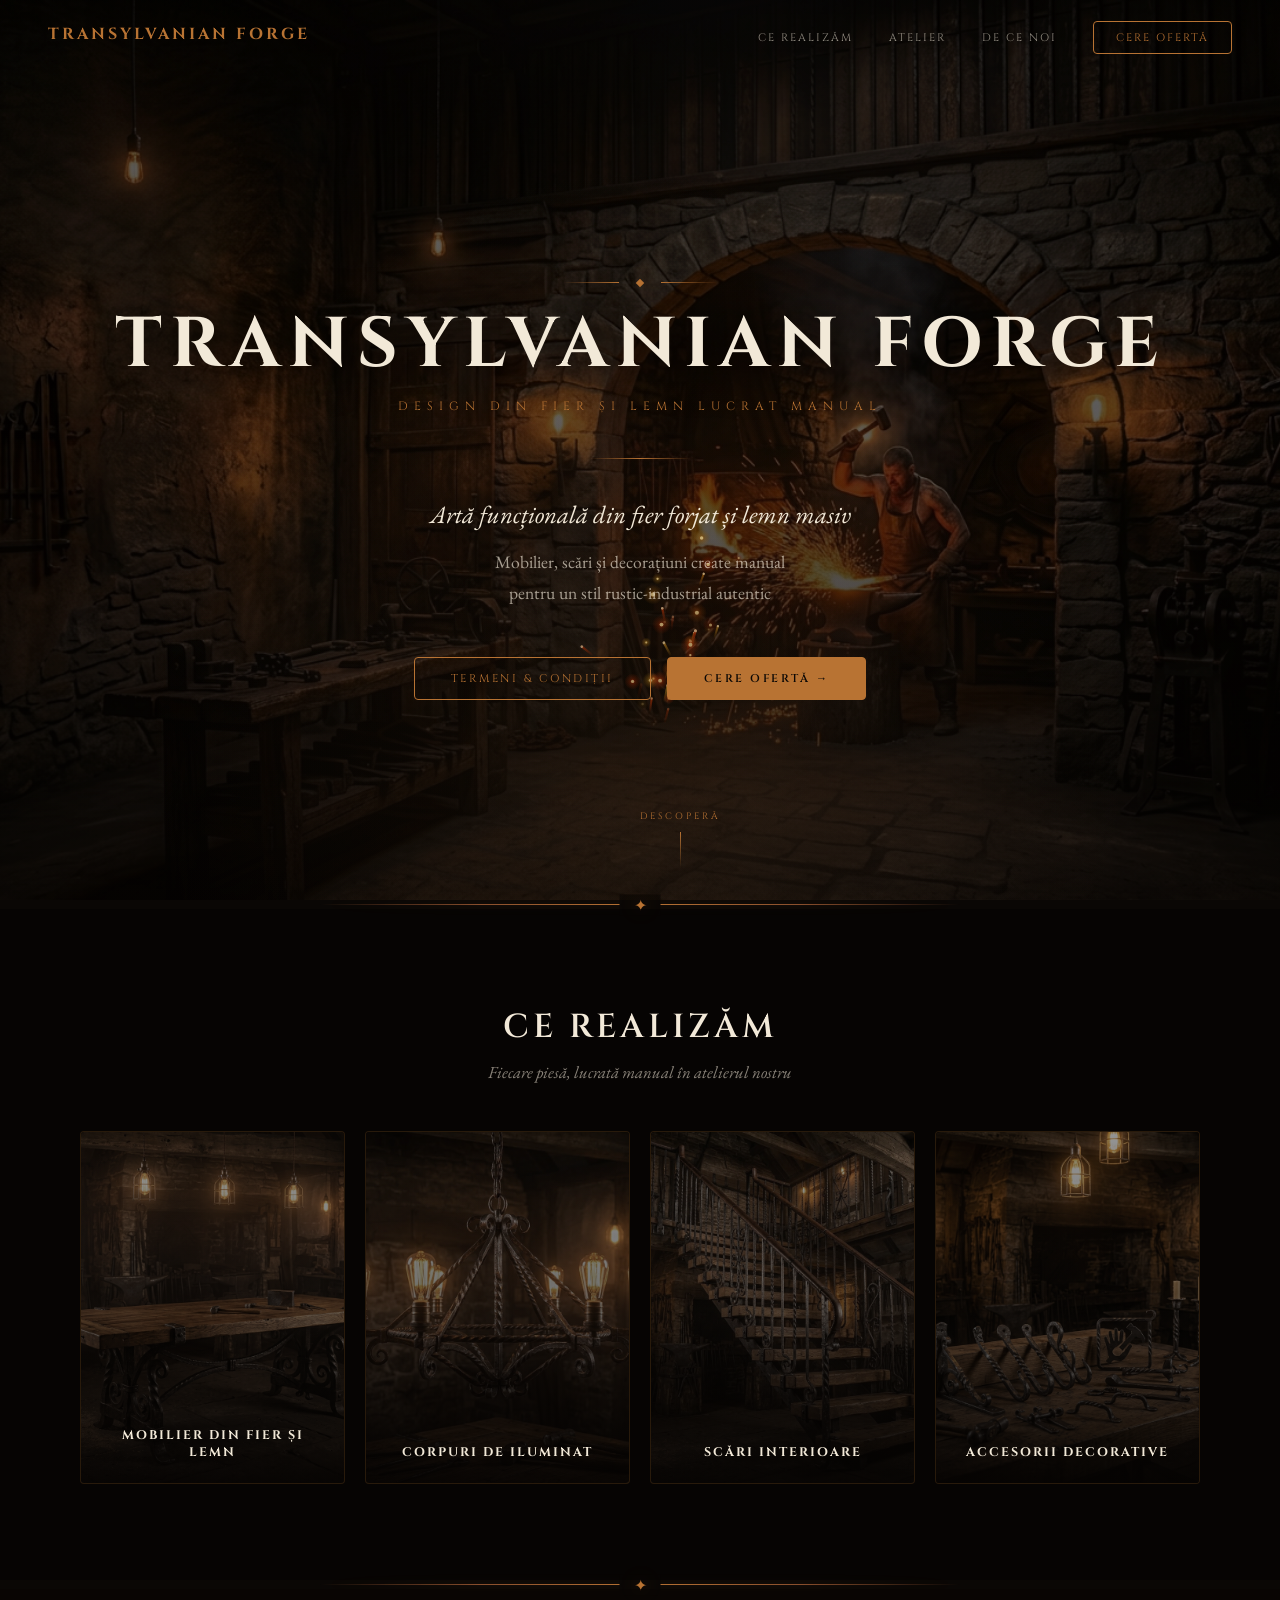
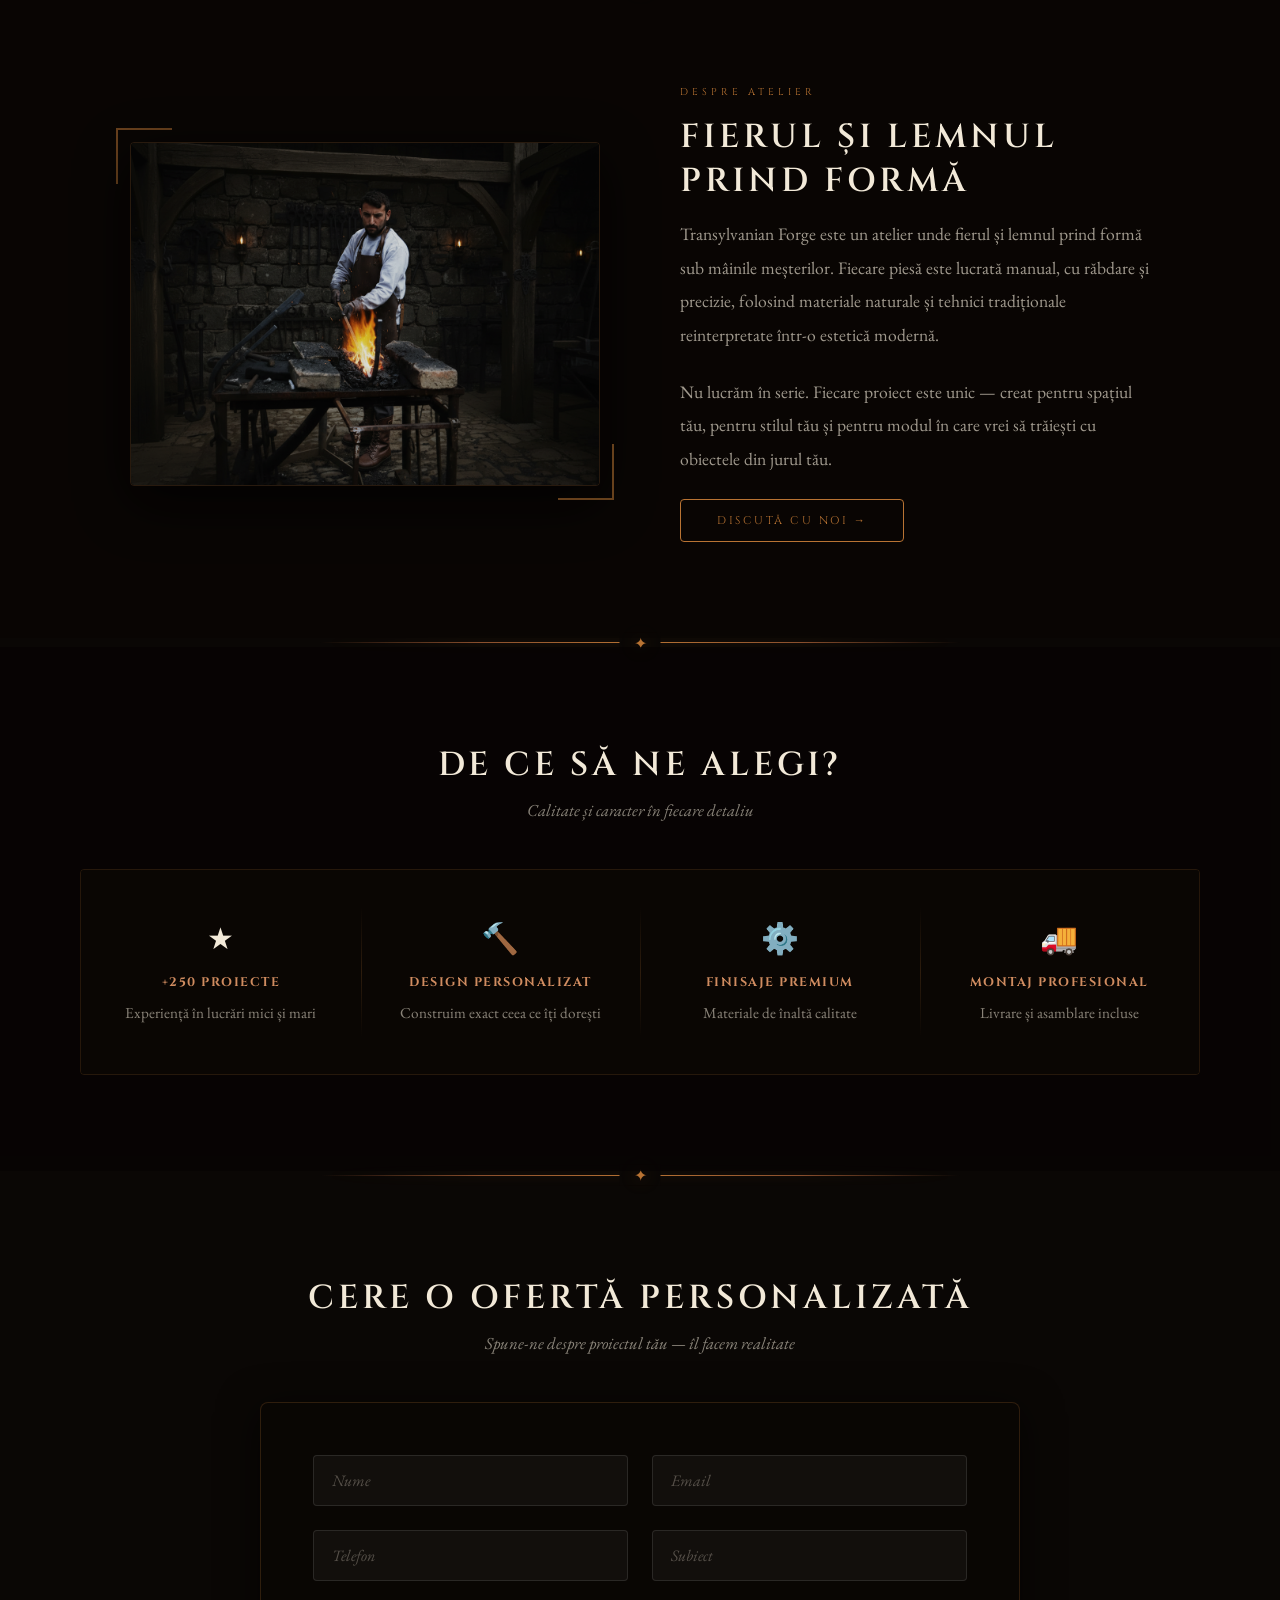
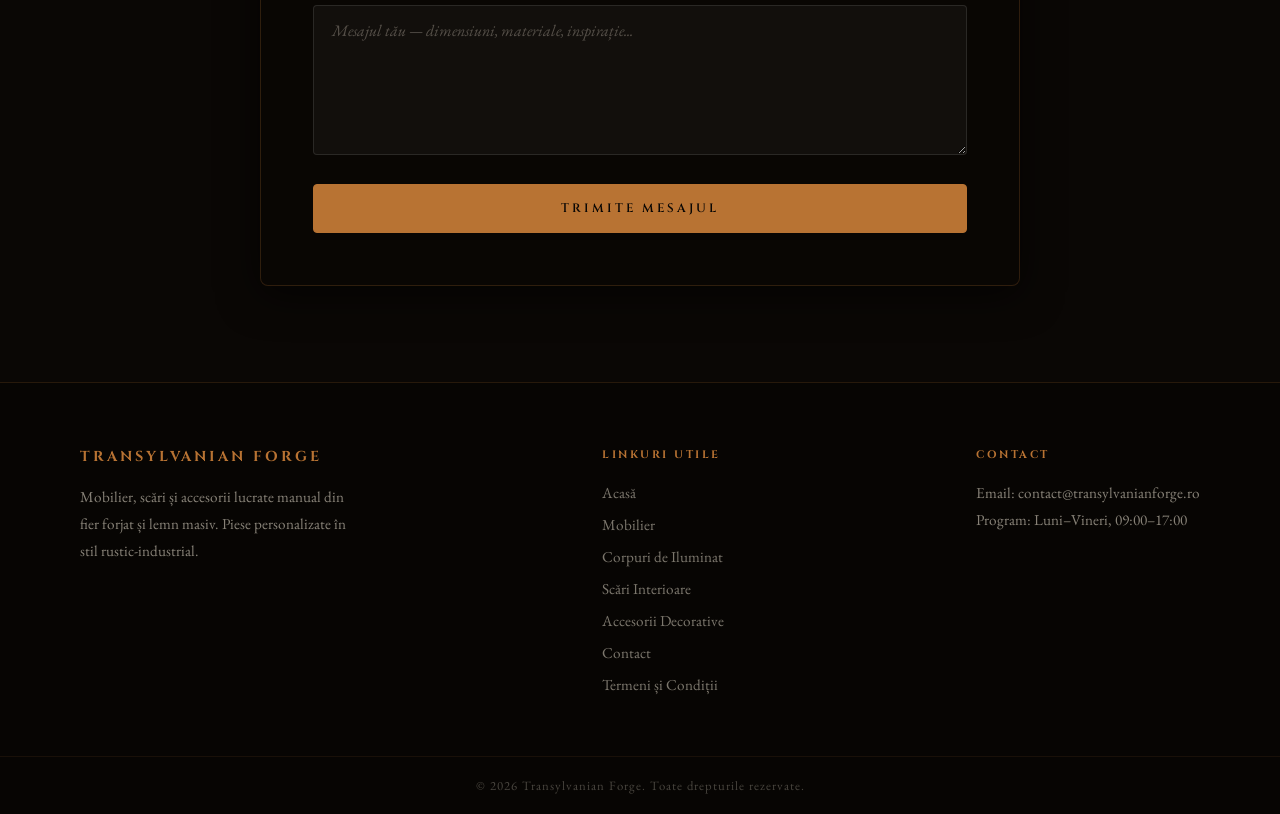
<file: index.html>
<!DOCTYPE html>
<html lang="ro">

<head>
    <meta charset="UTF-8">
    <meta name="viewport" content="width=device-width, initial-scale=1.0">
    <title>Transylvanian Forge – Mobilier și Design din Fier Forjat & Lemn Masiv</title>
    <meta name="description"
        content="Mobilier, scări și accesorii lucrate manual din fier forjat și lemn masiv. Piese personalizate în stil rustic‑industrial, create în atelierul Transylvanian Forge.">
    <link rel="stylesheet" href="themes/styles.css">
    <link rel="preconnect" href="https://fonts.googleapis.com">
    <link
        href="https://fonts.googleapis.com/css2?family=Cinzel:wght@400;600;700;900&family=EB+Garamond:ital,wght@0,400;0,500;1,400&display=swap"
        rel="stylesheet">
</head>

<body>

    <!-- ===================== NAV ===================== -->
    <nav class="site-nav" id="siteNav">
        <a href="index.html" class="nav-logo">Transylvanian Forge</a>

        <ul class="nav-links" id="navLinks">
            <li><a href="#services">Ce Realizăm</a></li>
            <li><a href="#about">Atelier</a></li>
            <li><a href="#features">De Ce Noi</a></li>
            <li><a href="#contact" class="nav-cta">Cere Ofertă</a></li>
        </ul>

        <div class="nav-toggle" id="navToggle" aria-label="Meniu">
            <span></span><span></span><span></span>
        </div>
    </nav>

    <!-- ===================== HERO ===================== -->
    <section class="hero">

        <div class="container">
            <div class="hero-ornament">
                <div class="hero-ornament-line"></div>
                <div class="hero-ornament-diamond"></div>
                <div class="hero-ornament-line"></div>
            </div>

            <h1 class="company-name">Transylvanian Forge</h1>
            <p class="tagline">Design din fier și lemn lucrat manual</p>
            <div class="hero-divider"></div>

            <h2 class="hero-title">Artă funcțională din fier forjat și lemn masiv</h2>
            <p class="hero-description">
                Mobilier, scări și decorațiuni create manual<br>
                pentru un stil rustic‑industrial autentic
            </p>

            <div class="hero-buttons">
                <a href="pages/termeni.html" class="btn btn-outline">Termeni & Condiții</a>
                <a href="#contact" class="btn btn-primary">Cere Ofertă →</a>
            </div>
        </div>

        <div class="hero-scroll-hint">
            <span>Descoperă</span>
            <div class="scroll-arrow"></div>
        </div>
    </section>

    <div class="divider-metal"></div>

    <!-- ===================== SERVICES ===================== -->
    <section class="services" id="services">
        <div class="container">
            <h2 class="section-title reveal">Ce Realizăm</h2>
            <p class="section-subtitle reveal reveal-delay-1">Fiecare piesă, lucrată manual în atelierul nostru</p>

            <div class="services-grid">
                <a href="pages/mobilier.html" class="service-card reveal reveal-delay-1">
                    <img src="furniture.png" alt="Mobilier din Fier și Lemn">
                    <div class="service-card-overlay"></div>
                    <h3>Mobilier din Fier și Lemn</h3>
                    <div class="service-card-arrow">→</div>
                </a>

                <a href="pages/ci.html" class="service-card reveal reveal-delay-2">
                    <img src="lighting.png" alt="Corpuri de Iluminat">
                    <div class="service-card-overlay"></div>
                    <h3>Corpuri de Iluminat</h3>
                    <div class="service-card-arrow">→</div>
                </a>

                <a href="pages/scari-interioare.html" class="service-card reveal reveal-delay-3">
                    <img src="stairs.png" alt="Scări Interioare">
                    <div class="service-card-overlay"></div>
                    <h3>Scări Interioare</h3>
                    <div class="service-card-arrow">→</div>
                </a>

                <a href="pages/accesorii-decorative.html" class="service-card reveal reveal-delay-4">
                    <img src="decor.png" alt="Accesorii Decorative">
                    <div class="service-card-overlay"></div>
                    <h3>Accesorii Decorative</h3>
                    <div class="service-card-arrow">→</div>
                </a>
            </div>
        </div>
    </section>

    <div class="divider-metal"></div>

    <!-- ===================== ABOUT ===================== -->
    <section class="about" id="about">
        <div class="about-inner">
            <div class="about-image-wrap reveal">
                <img src="images/despre-atelier/hero-uti-2.png" alt="Meșter fierar" class="about-image">
            </div>

            <div class="about-content reveal reveal-delay-2">
                <span class="about-eyebrow">Despre Atelier</span>
                <h2 class="section-title">Fierul și Lemnul<br>prind formă</h2>

                <p class="about-text">
                    Transylvanian Forge este un atelier unde fierul și lemnul prind formă sub mâinile meșterilor.
                    Fiecare piesă este lucrată manual, cu răbdare și precizie, folosind materiale naturale
                    și tehnici tradiționale reinterpretate într-o estetică modernă.
                </p>

                <p class="about-text">
                    Nu lucrăm în serie. Fiecare proiect este unic — creat pentru spațiul tău, pentru stilul tău
                    și pentru modul în care vrei să trăiești cu obiectele din jurul tău.
                </p>

                <a href="#contact" class="btn btn-outline">Discută cu noi →</a>
            </div>
        </div>
    </section>

    <div class="divider-metal"></div>

    <!-- ===================== FEATURES ===================== -->
    <section class="features" id="features">
        <div class="container">
            <h2 class="section-title reveal">De Ce Să Ne Alegi?</h2>
            <p class="section-subtitle reveal reveal-delay-1">Calitate și caracter în fiecare detaliu</p>

            <div class="features-grid">
                <div class="feature-item reveal reveal-delay-1">
                    <span class="feature-icon">★</span>
                    <h3>+250 Proiecte</h3>
                    <p>Experiență în lucrări mici și mari</p>
                </div>
                <div class="feature-item reveal reveal-delay-2">
                    <span class="feature-icon">🔨</span>
                    <h3>Design Personalizat</h3>
                    <p>Construim exact ceea ce îți dorești</p>
                </div>
                <div class="feature-item reveal reveal-delay-3">
                    <span class="feature-icon">⚙️</span>
                    <h3>Finisaje Premium</h3>
                    <p>Materiale de înaltă calitate</p>
                </div>
                <div class="feature-item reveal reveal-delay-4">
                    <span class="feature-icon">🚚</span>
                    <h3>Montaj Profesional</h3>
                    <p>Livrare și asamblare incluse</p>
                </div>
            </div>
        </div>
    </section>

    <div class="divider-metal"></div>

    <!-- ===================== CONTACT ===================== -->
    <section class="contact" id="contact">
        <div class="container">
            <h2 class="section-title reveal">Cere o Ofertă Personalizată</h2>
            <p class="section-subtitle reveal reveal-delay-1">Spune-ne despre proiectul tău — îl facem realitate</p>

            <form id="contactForm" action="https://formspree.io/f/xyknvwge" method="POST" class="reveal reveal-delay-2">
                <div class="form-row">
                    <input type="text" name="name" placeholder="Nume" required>
                    <input type="email" name="email" placeholder="Email" required>
                </div>
                <div class="form-row">
                    <input type="text" name="phone" placeholder="Telefon">
                    <input type="text" name="subject" placeholder="Subiect">
                </div>
                <textarea name="message" placeholder="Mesajul tău — dimensiuni, materiale, inspirație..."
                    required></textarea>
                <button class="btn btn-primary" type="submit">Trimite Mesajul</button>
            </form>

            <div id="successPopup" class="success-popup">
                <div class="popup-content">
                    <h3>Mesaj trimis!</h3>
                    <p>Îți mulțumim! Te vom contacta în curând.</p>
                    <button id="closePopup" class="btn btn-primary">Închide</button>
                </div>
            </div>
        </div>
    </section>

    <!-- ===================== FOOTER ===================== -->
    <footer class="site-footer">
        <div class="footer-container">
            <div class="footer-section">
                <h3 class="footer-title">Transylvanian Forge</h3>
                <p class="footer-text">
                    Mobilier, scări și accesorii lucrate manual din fier forjat și lemn masiv.
                    Piese personalizate în stil rustic‑industrial.
                </p>
            </div>
            <div class="footer-section">
                <h4>Linkuri utile</h4>
                <ul class="footer-links">
                    <li><a href="index.html">Acasă</a></li>
                    <li><a href="pages/mobilier.html">Mobilier</a></li>
                    <li><a href="pages/ci.html">Corpuri de Iluminat</a></li>
                    <li><a href="pages/scari-interioare.html">Scări Interioare</a></li>
                    <li><a href="pages/accesorii-decorative.html">Accesorii Decorative</a></li>
                    <li><a href="pages/contact.html">Contact</a></li>
                    <li><a href="pages/termeni.html">Termeni și Condiții</a></li>
                </ul>
            </div>
            <div class="footer-section">
                <h4>Contact</h4>
                <p class="footer-text">
                    Email: contact@transylvanianforge.ro<br>
                    Program: Luni–Vineri, 09:00–17:00
                </p>
            </div>
        </div>
        <div class="footer-bottom">
            <p>© 2026 Transylvanian Forge. Toate drepturile rezervate.</p>
        </div>
    </footer>

    <!-- ===================== SPARK CANVAS ===================== -->
    <canvas id="sparksCanvas"></canvas>

    <!-- ===================== SCRIPTS ===================== -->
    <script>
        /* --- Nav scroll --- */
        const nav = document.getElementById('siteNav');
        window.addEventListener('scroll', () => {
            nav.classList.toggle('scrolled', window.scrollY > 40);
        });

        /* --- Mobile nav toggle --- */
        const toggle = document.getElementById('navToggle');
        const links = document.getElementById('navLinks');
        toggle.addEventListener('click', () => {
            links.classList.toggle('open');
        });
        links.querySelectorAll('a').forEach(a => {
            a.addEventListener('click', () => links.classList.remove('open'));
        });

        /* --- Scroll reveal --- */
        const reveals = document.querySelectorAll('.reveal');
        const observer = new IntersectionObserver((entries) => {
            entries.forEach(e => {
                if (e.isIntersecting) {
                    e.target.classList.add('visible');
                    observer.unobserve(e.target);
                }
            });
        }, { threshold: 0.12 });
        reveals.forEach(el => observer.observe(el));

        /* --- Contact form --- */
        document.getElementById("contactForm").addEventListener("submit", async function (e) {
            e.preventDefault();
            const form = e.target;
            if (!form.name.value.trim() || !form.email.value.trim() || !form.message.value.trim()) {
                alert("Te rugăm să completezi toate câmpurile obligatorii.");
                return;
            }
            const response = await fetch(form.action, {
                method: "POST",
                body: new FormData(form),
                headers: { "Accept": "application/json" }
            });
            if (response.ok) {
                document.getElementById("successPopup").style.display = "flex";
                form.reset();
            } else {
                alert("A apărut o eroare. Te rugăm să încerci din nou.");
            }
        });
        document.getElementById("closePopup").addEventListener("click", function () {
            document.getElementById("successPopup").style.display = "none";
        });

        /* --- Smooth scroll for anchor links --- */
        document.querySelectorAll('a[href^="#"]').forEach(a => {
            a.addEventListener('click', function (e) {
                const target = document.querySelector(this.getAttribute('href'));
                if (target) {
                    e.preventDefault();
                    target.scrollIntoView({ behavior: 'smooth', block: 'start' });
                }
            });
        });


        /* =====================================================
           FORGE SPARKS — fixed canvas behind all content
           ===================================================== */
        (function () {
            const canvas = document.getElementById('sparksCanvas');
            const ctx = canvas.getContext('2d');

            function resize() {
                canvas.width = window.innerWidth;
                canvas.height = window.innerHeight;
            }
            resize();
            window.addEventListener('resize', resize, { passive: true });

            const ORIGIN_X = 0.52;
            const ORIGIN_Y = 0.78;

            const COLORS = [
                { r: 255, g: 80, b: 20 },
                { r: 255, g: 130, b: 30 },
                { r: 255, g: 180, b: 60 },
                { r: 255, g: 210, b: 100 },
                { r: 220, g: 60, b: 10 },
            ];

            function rand(min, max) { return min + Math.random() * (max - min); }

            class Spark {
                constructor() { this.reset(true); }
                reset(initial) {
                    this.x = canvas.width * ORIGIN_X + rand(-38, 38);
                    this.y = canvas.height * ORIGIN_Y + rand(-18, 18);
                    this.vx = rand(-0.7, 0.7);
                    this.vy = rand(-2.2, -0.8);
                    this.ax = rand(-0.012, 0.012);
                    this.ay = rand(-0.008, 0.002);
                    this.life = initial ? rand(0, 120) : 0;
                    this.maxLife = rand(55, 130);
                    const c = COLORS[Math.floor(Math.random() * COLORS.length)];
                    this.r = c.r; this.g = c.g; this.b = c.b;
                    this.size = rand(1.2, 3.0);
                    this.streak = Math.random() < 0.35;
                }
                update() {
                    this.life++;
                    this.vx += this.ax;
                    this.vy += this.ay;
                    this.x += this.vx;
                    this.y += this.vy;
                    this.vx *= 0.995;
                    this.vy *= 0.997;
                    if (this.life >= this.maxLife) this.reset(false);
                }
                draw() {
                    const t = this.life / this.maxLife;
                    const alpha = t < 0.1 ? t / 0.1 : t > 0.65 ? 1 - (t - 0.65) / 0.35 : 1;
                    const cool = 1 - t * 0.55;
                    const ri = Math.round(this.r * cool);
                    const gi = Math.round(this.g * cool * 0.85);
                    const bi = Math.round(this.b * cool * 0.4);
                    ctx.save();
                    ctx.globalAlpha = alpha * 0.88;
                    if (this.streak) {
                        const len = this.size * 5;
                        ctx.translate(this.x, this.y);
                        ctx.rotate(Math.atan2(this.vy, this.vx));
                        const grad = ctx.createLinearGradient(-len, 0, this.size, 0);
                        grad.addColorStop(0, `rgba(${ri},${gi},${bi},0)`);
                        grad.addColorStop(1, `rgba(${ri},${gi},${bi},1)`);
                        ctx.beginPath();
                        ctx.strokeStyle = grad;
                        ctx.lineWidth = this.size * 0.9;
                        ctx.lineCap = 'round';
                        ctx.moveTo(-len, 0);
                        ctx.lineTo(this.size, 0);
                        ctx.stroke();
                        ctx.beginPath();
                        ctx.arc(this.size, 0, this.size * 0.55, 0, Math.PI * 2);
                        ctx.fillStyle = `rgba(255,230,180,${alpha * 0.9})`;
                        ctx.fill();
                    } else {
                        const glow = ctx.createRadialGradient(this.x, this.y, 0, this.x, this.y, this.size * 3.5);
                        glow.addColorStop(0, `rgba(${ri},${gi},${bi},${alpha * 0.9})`);
                        glow.addColorStop(0.4, `rgba(${ri},${gi},${bi},${alpha * 0.4})`);
                        glow.addColorStop(1, `rgba(${ri},${gi},${bi},0)`);
                        ctx.beginPath();
                        ctx.arc(this.x, this.y, this.size * 3.5, 0, Math.PI * 2);
                        ctx.fillStyle = glow;
                        ctx.fill();
                        ctx.beginPath();
                        ctx.arc(this.x, this.y, this.size * 0.7, 0, Math.PI * 2);
                        ctx.fillStyle = `rgba(255,230,160,${alpha})`;
                        ctx.fill();
                    }
                    ctx.restore();
                }
            }

            const COUNT = 42;
            const sparks = Array.from({ length: COUNT }, () => new Spark());

            function loop() {
                ctx.clearRect(0, 0, canvas.width, canvas.height);
                for (const s of sparks) { s.update(); s.draw(); }
                requestAnimationFrame(loop);
            }
            loop();
        })();
    </script>

</body>

</html>
</file>
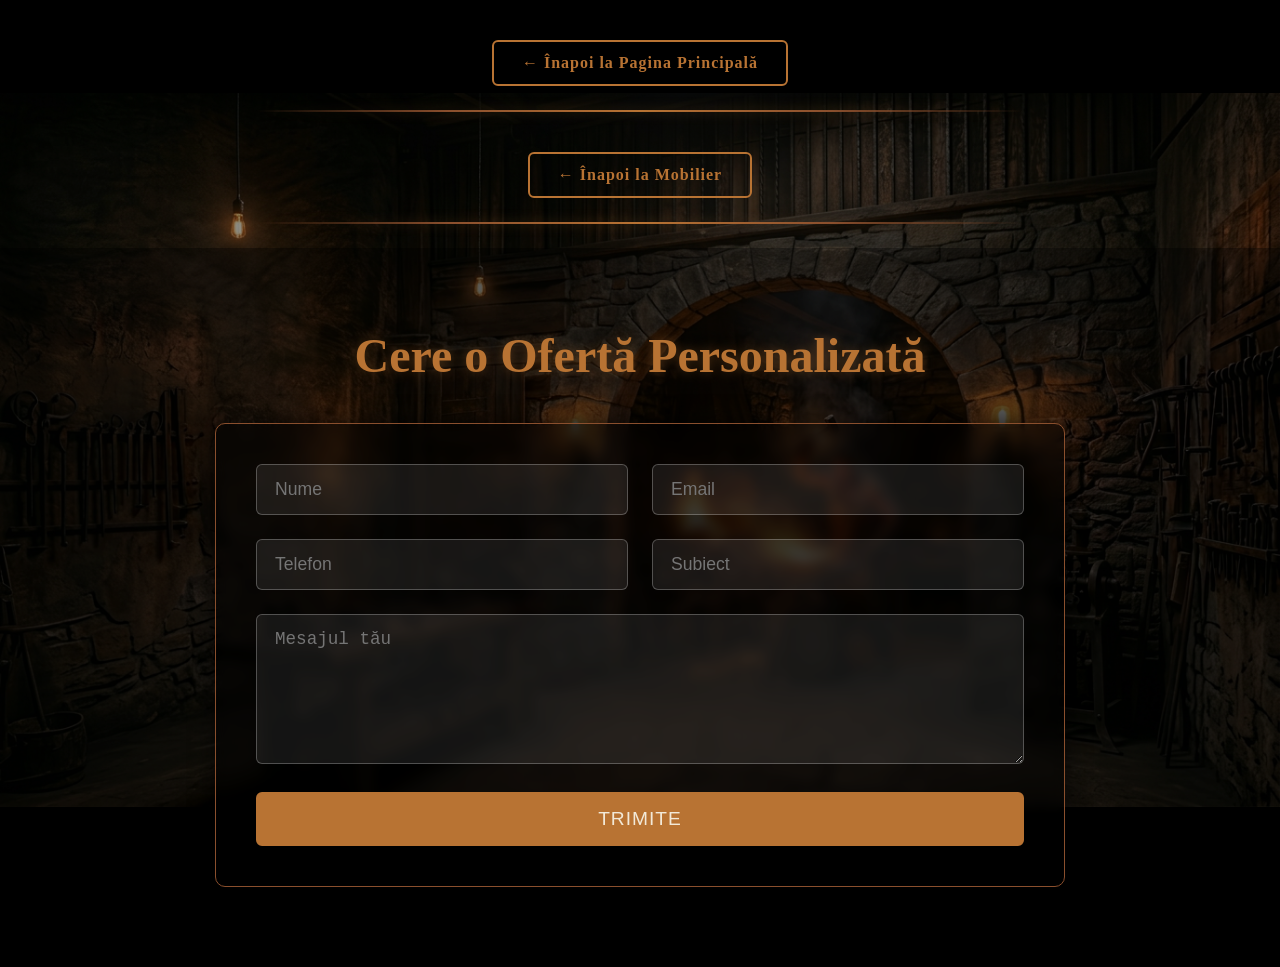
<file: contact.html>
<!DOCTYPE html>
<html lang="ro">
<head>
  <meta charset="UTF-8">
  <meta name="viewport" content="width=device-width, initial-scale=1.0">
  <title>Contact – Transylvania Forge</title>
  <link rel="stylesheet" href="styles.css">
</head>

<body>

  <!-- Back buttons -->
  <div class="back-wrapper">
      <a href="index.html" class="back-btn">← Înapoi la Pagina Principală</a>
  </div>
  <div class="back-wrapper">
      <a href="mobilier.html" class="back-btn">← Înapoi la Mobilier</a>
  </div>

  <div class="page-wrapper">

    <section class="contact">
      <div class="container">

        <h2 class="section-title">Cere o Ofertă Personalizată</h2>

        <form id="contactForm" action="https://formspree.io/f/xyknvwge" method="POST">

          <div class="form-row">
              <input type="text" name="name" placeholder="Nume" required>
              <input type="email" name="email" placeholder="Email" required>
          </div>

          <div class="form-row">
              <input type="text" name="phone" placeholder="Telefon">
              <input type="text" name="subject" placeholder="Subiect">
          </div>

          <textarea name="message" placeholder="Mesajul tău" required></textarea>

          <button class="btn btn-primary" type="submit">Trimite</button>
        </form>

        <!-- Success Popup -->
        <div id="successPopup" class="success-popup">
          <div class="popup-content">
              <h3>Mesaj trimis!</h3>
              <p>Îți mulțumim! Te vom contacta în curând.</p>
              <button id="closePopup" class="btn btn-primary">Închide</button>
          </div>
        </div>

      </div>
    </section>

  </div>

  <!-- JS for validation + popup -->
<script>
document.addEventListener("DOMContentLoaded", () => {
    const form = document.getElementById("contactForm");
    const popup = document.querySelector(".success-popup");
    const closeBtn = document.getElementById("closePopup");

    form.addEventListener("submit", (e) => {
        e.preventDefault(); // stop page reload

        // Show popup
        popup.style.display = "flex";

        // Reset form fields
        form.reset();
    });

    // Close popup
    closeBtn.addEventListener("click", () => {
        popup.style.display = "none";
    });

    // Close popup when clicking outside the box
    popup.addEventListener("click", (e) => {
        if (e.target === popup) {
            popup.style.display = "none";
        }
    });
});
</script>

</body>
</html>
</file>
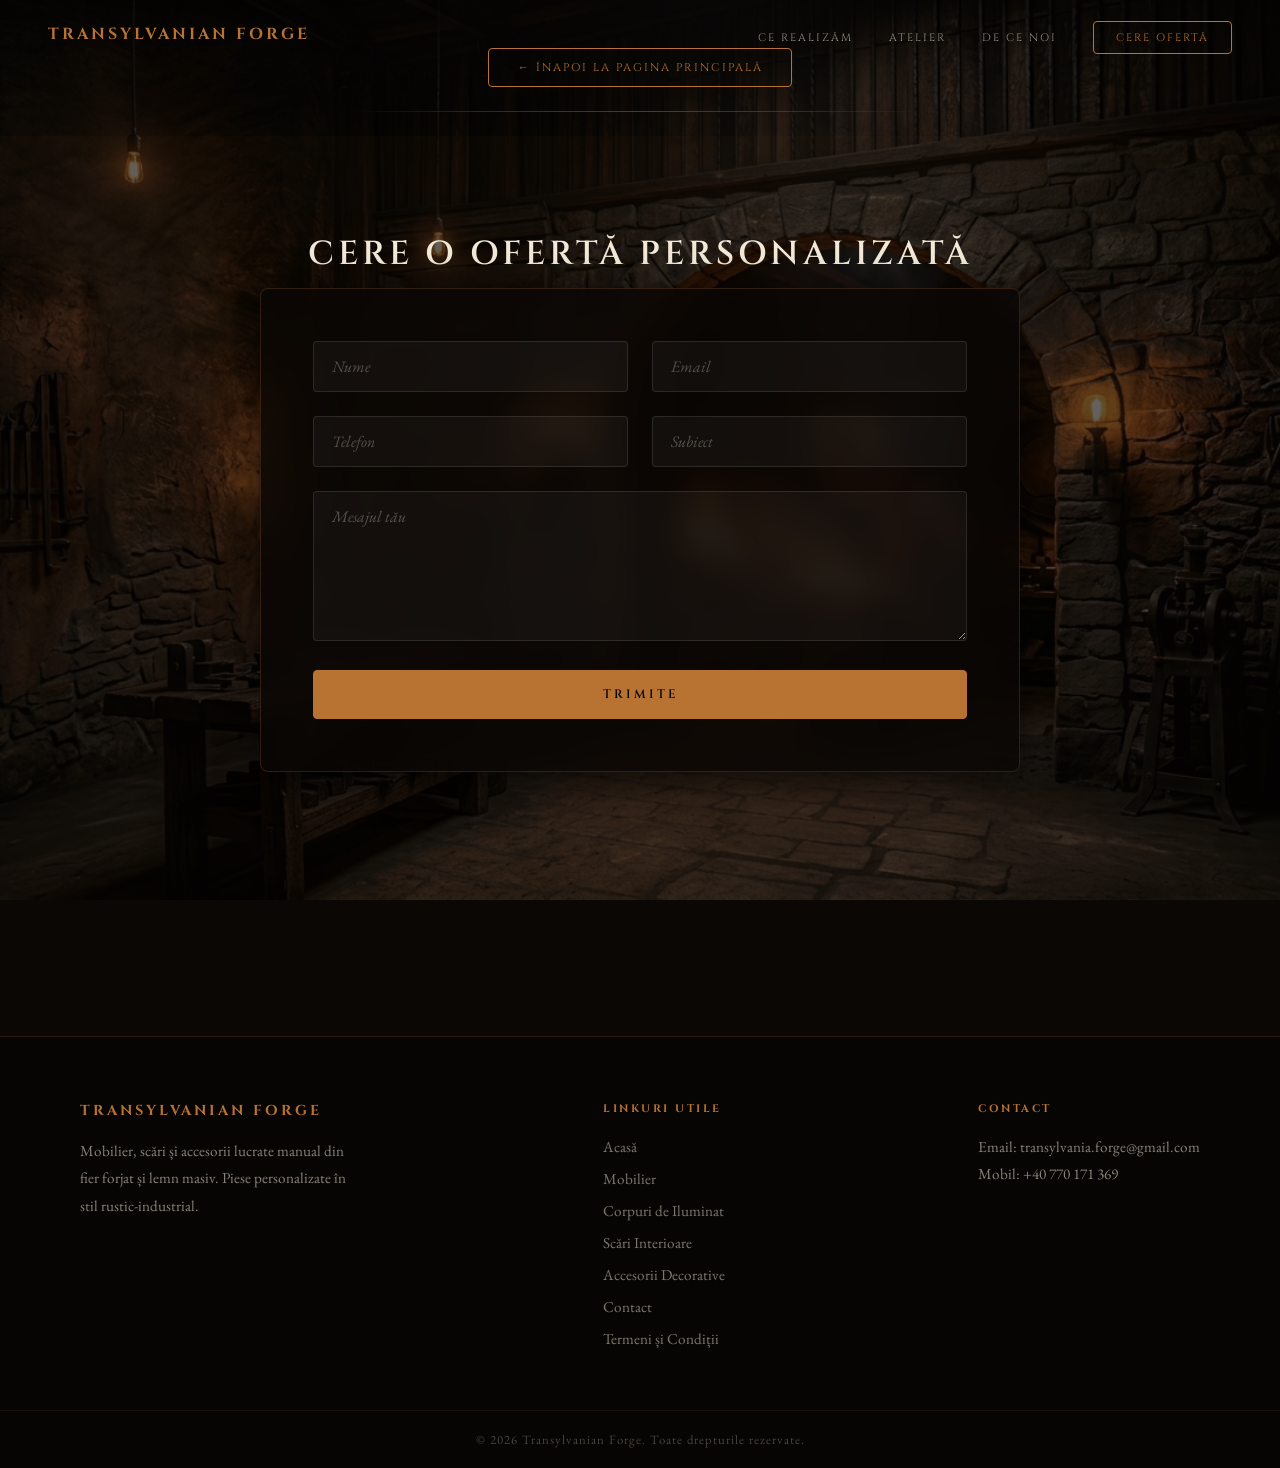
<file: pages/contact.html>
<!DOCTYPE html>
<html lang="ro">

<head>
  <meta charset="UTF-8">
  <meta name="viewport" content="width=device-width, initial-scale=1.0">
  <title>Contact Transylvania Forge – Comenzi Mobilier Personalizat</title>
  <meta name="description"
    content="Cere o ofertă pentru mobilier, scări sau accesorii decorative din fier forjat și lemn masiv. Proiecte personalizate, lucrate manual în atelierul nostru.">
  <link rel="stylesheet" href="../themes/styles.css">
</head>

<body>
  <!-- ===================== NAV ===================== -->
  <nav class="site-nav" id="siteNav">
    <a href="../index.html" class="nav-logo">Transylvanian Forge</a>

    <ul class="nav-links" id="navLinks">
      <li><a href="../index.html#services">Ce Realizăm</a></li>
      <li><a href="../index.html#about">Atelier</a></li>
      <li><a href="../index.html#features">De Ce Noi</a></li>
      <li><a href="../index.html#contact" class="nav-cta">Cere Ofertă</a></li>
    </ul>

    <div class="nav-toggle" id="navToggle" aria-label="Meniu">
      <span></span><span></span><span></span>
    </div>
  </nav>

  <!-- Back buttons -->
  <div class="back-wrapper">
    <a href="../index.html" class="back-btn">← Înapoi la Pagina Principală</a>
  </div>

  <div class="page-wrapper">

    <section class="contact">
      <div class="container">

        <h2 class="section-title">Cere o Ofertă Personalizată</h2>

        <form id="contactForm" action="https://formspree.io/f/xyknvwge" method="POST">

          <div class="form-row">
            <input type="text" name="name" placeholder="Nume" required>
            <input type="email" name="email" placeholder="Email" required>
          </div>

          <div class="form-row">
            <input type="text" name="phone" placeholder="Telefon">
            <input type="text" name="subject" placeholder="Subiect">
          </div>

          <textarea name="message" placeholder="Mesajul tău" required></textarea>

          <button class="btn btn-primary" type="submit">Trimite</button>
        </form>

        <!-- Success Popup -->
        <div id="successPopup" class="success-popup">
          <div class="popup-content">
            <h3>Mesaj trimis!</h3>
            <p>Îți mulțumim! Te vom contacta în curând.</p>
            <button id="closePopup" class="btn btn-primary">Închide</button>
          </div>
        </div>

      </div>
    </section>

  </div>

  <!-- JS for validation + popup -->
  <script>
    document.addEventListener("DOMContentLoaded", () => {
      const form = document.getElementById("contactForm");
      const popup = document.querySelector(".success-popup");
      const closeBtn = document.getElementById("closePopup");

      form.addEventListener("submit", (e) => {
        e.preventDefault(); // stop page reload

        // Show popup
        popup.style.display = "flex";

        // Reset form fields
        form.reset();
      });

      // Close popup
      closeBtn.addEventListener("click", () => {
        popup.style.display = "none";
      });

      // Close popup when clicking outside the box
      popup.addEventListener("click", (e) => {
        if (e.target === popup) {
          popup.style.display = "none";
        }
      });
    });
  </script>
  <div id="footer-include"></div>
  <script>
    // Footer include with basic error handling
    fetch("../includes/footer.html")
      .then(r => r.ok ? r.text() : "")
      .then(html => {
        if (html) {
          const mount = document.getElementById("footer-include");
          if (mount) mount.innerHTML = html;
        }
      });

    // Nav, mobile toggle, scroll-reveal
    document.addEventListener("DOMContentLoaded", () => {
      const nav = document.getElementById('siteNav');
      if (nav) {
        window.addEventListener('scroll', () => {
          nav.classList.toggle('scrolled', window.scrollY > 40);
        });
      }

      const toggle = document.getElementById('navToggle');
      const links = document.getElementById('navLinks');
      if (toggle && links) {
        toggle.addEventListener('click', () => links.classList.toggle('open'));
        links.querySelectorAll('a').forEach(a => {
          a.addEventListener('click', () => links.classList.remove('open'));
        });
      }

      const reveals = document.querySelectorAll('.reveal');
      if (reveals.length) {
        const observer = new IntersectionObserver((entries) => {
          entries.forEach(e => {
            if (e.isIntersecting) {
              e.target.classList.add('visible');
              observer.unobserve(e.target);
            }
          });
        }, { threshold: 0.12 });
        reveals.forEach(el => observer.observe(el));
      }

      // Smooth scroll for internal anchors
      document.querySelectorAll('a[href^="#"]').forEach(a => {
        a.addEventListener('click', function (e) {
          const target = document.querySelector(this.getAttribute('href'));
          if (target) {
            e.preventDefault();
            target.scrollIntoView({ behavior: 'smooth', block: 'start' });
          }
        });
      });

      // Contact form (optional: only if present)
      const form = document.getElementById("contactForm");
      if (form) {
        form.addEventListener("submit", async function (e) {
          e.preventDefault();
          if (!form.name.value.trim() || !form.email.value.trim() || !form.message.value.trim()) {
            alert("Te rugăm să completezi toate câmpurile obligatorii.");
            return;
          }
          const response = await fetch(form.action, {
            method: "POST",
            body: new FormData(form),
            headers: { "Accept": "application/json" }
          });
          if (response.ok) {
            const popup = document.getElementById("successPopup");
            if (popup) popup.style.display = "flex";
            form.reset();
          } else {
            alert("A apărut o eroare. Te rugăm să încerci din nou.");
          }
        });
        const closeBtn = document.getElementById("closePopup");
        if (closeBtn) {
          closeBtn.addEventListener("click", function () {
            const popup = document.getElementById("successPopup");
            if (popup) popup.style.display = "none";
          });
        }
      }
    });
  </script>
</body>

</html>
</file>
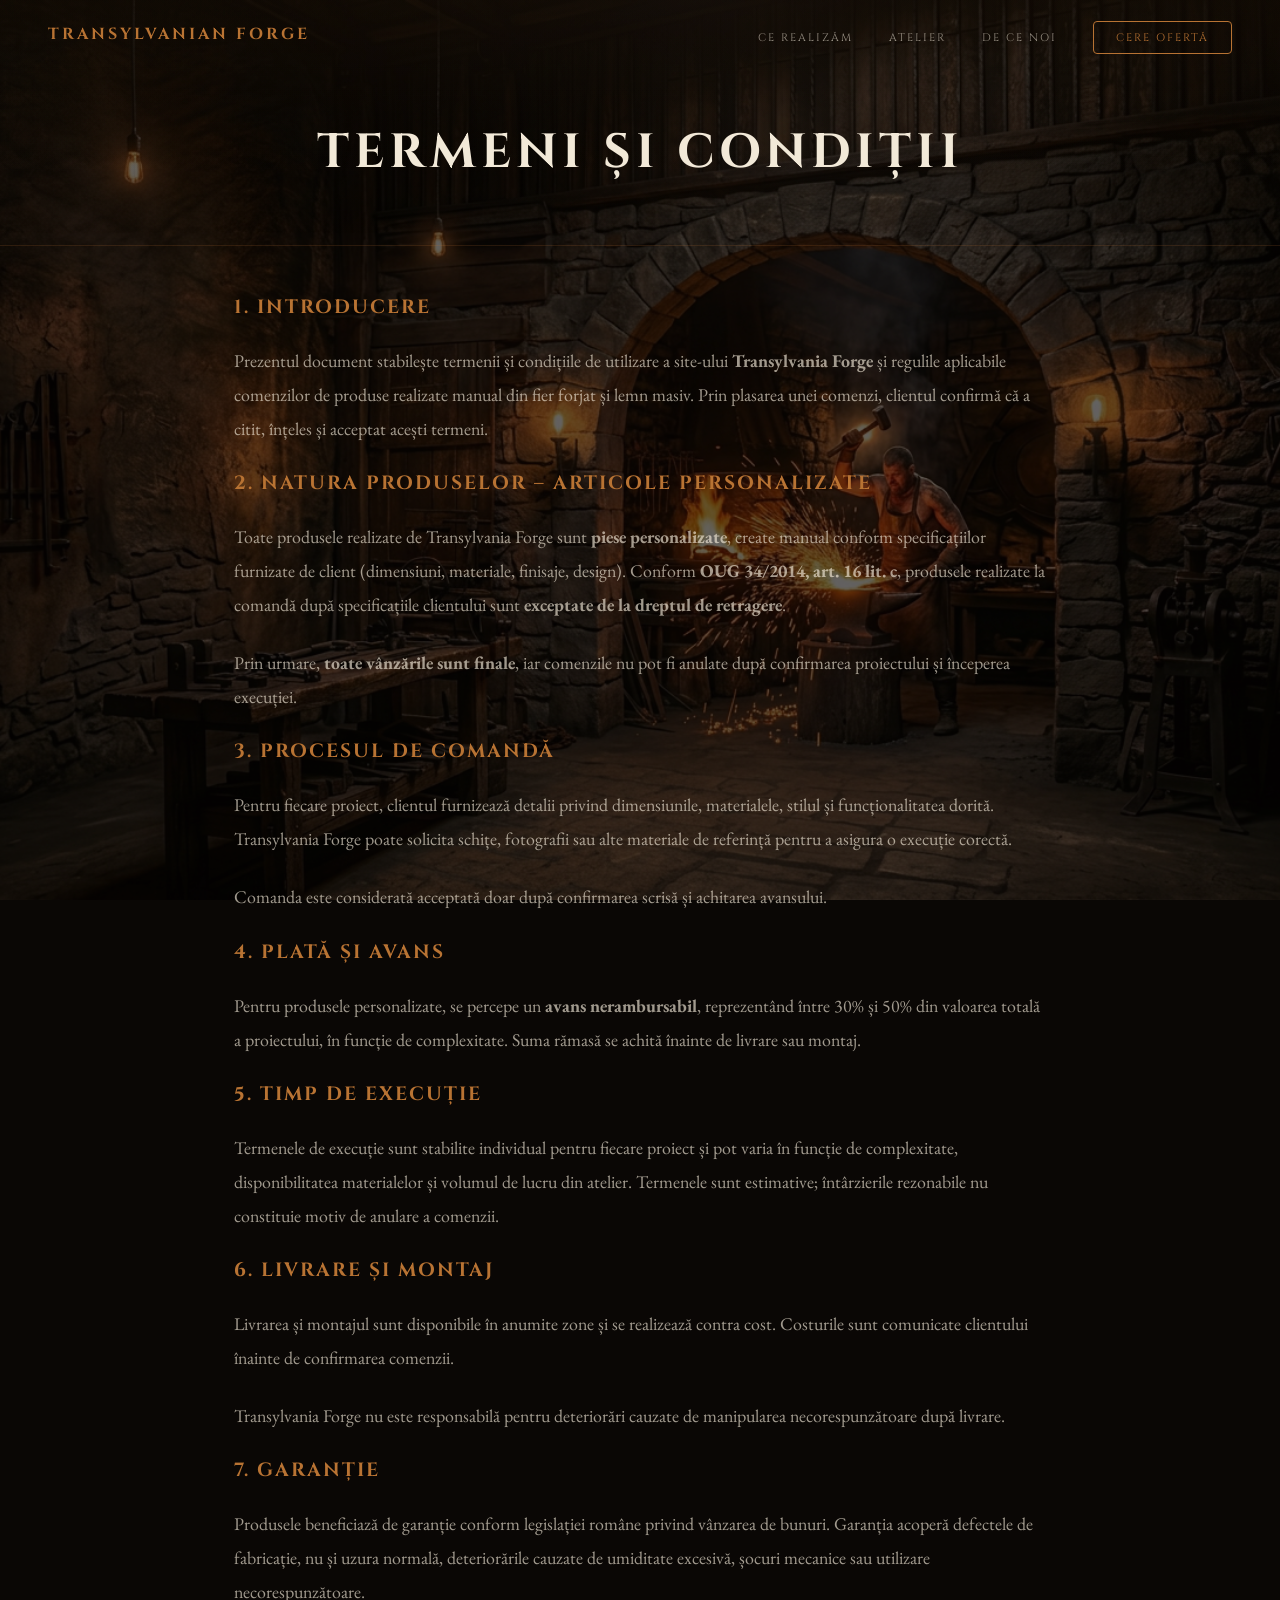
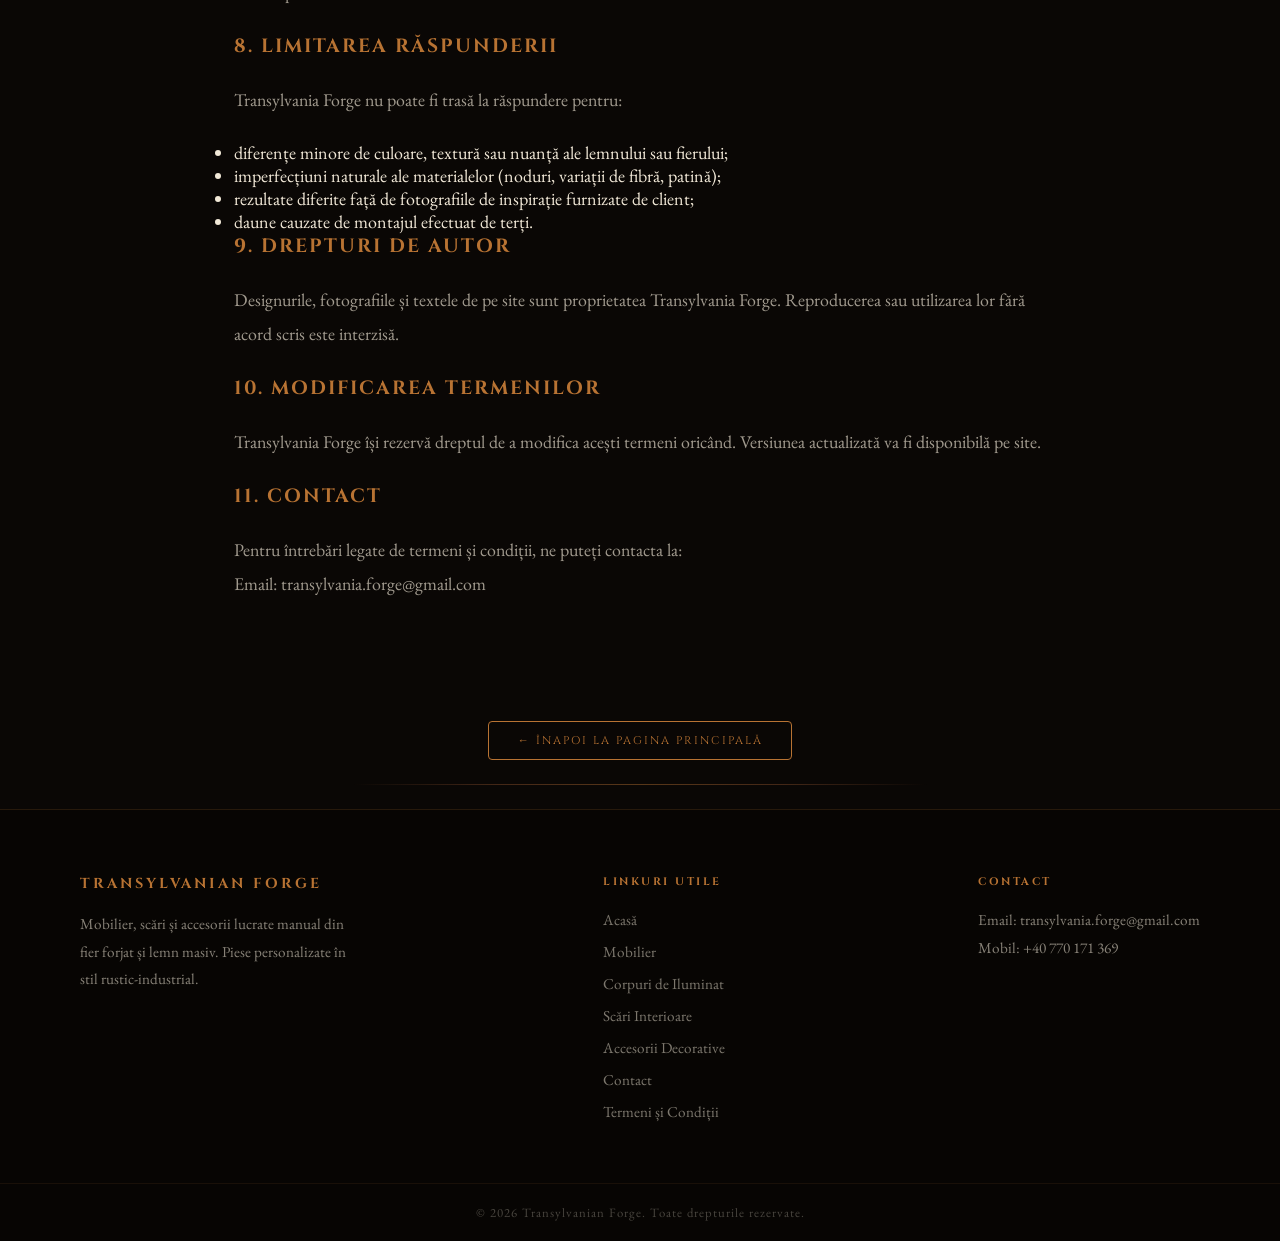
<file: pages/termeni.html>
<!DOCTYPE html>
<html lang="ro">

<head>
  <meta charset="UTF-8">
  <meta name="viewport" content="width=device-width, initial-scale=1.0">
  <title>Termeni și Condiții – Transylvania Forge</title>
  <meta name="description"
    content="Termeni și condiții pentru produsele personalizate Transylvania Forge. Informații despre comenzi, plăți, garanție și politica pentru articole realizate la comandă.">

  <link rel="stylesheet" href="../themes/styles.css">
</head>

<body>
  <!-- ===================== NAV ===================== -->
  <nav class="site-nav" id="siteNav">
    <a href="../index.html" class="nav-logo">Transylvanian Forge</a>

    <ul class="nav-links" id="navLinks">
      <li><a href="../index.html#services">Ce Realizăm</a></li>
      <li><a href="../index.html#about">Atelier</a></li>
      <li><a href="../index.html#features">De Ce Noi</a></li>
      <li><a href="../index.html#contact" class="nav-cta">Cere Ofertă</a></li>
    </ul>

    <div class="nav-toggle" id="navToggle" aria-label="Meniu">
      <span></span><span></span><span></span>
    </div>
  </nav>

  <div class="page-wrapper terms-page">

    <header class="subpage-hero">
      <h1>Termeni și Condiții</h1>
    </header>

    <section class="info-section">

      <h2>1. Introducere</h2>
      <p>
        Prezentul document stabilește termenii și condițiile de utilizare a site‑ului
        <strong>Transylvania Forge</strong> și regulile aplicabile comenzilor de produse realizate manual
        din fier forjat și lemn masiv. Prin plasarea unei comenzi, clientul confirmă că a citit,
        înțeles și acceptat acești termeni.
      </p>

      <h2>2. Natura produselor – articole personalizate</h2>
      <p>
        Toate produsele realizate de Transylvania Forge sunt <strong>piese personalizate</strong>,
        create manual conform specificațiilor furnizate de client (dimensiuni, materiale, finisaje,
        design). Conform <strong>OUG 34/2014, art. 16 lit. c</strong>, produsele realizate la comandă
        după specificațiile clientului sunt <strong>exceptate de la dreptul de retragere</strong>.
      </p>
      <p>
        Prin urmare, <strong>toate vânzările sunt finale</strong>, iar comenzile nu pot fi anulate
        după confirmarea proiectului și începerea execuției.
      </p>

      <h2>3. Procesul de comandă</h2>
      <p>
        Pentru fiecare proiect, clientul furnizează detalii privind dimensiunile, materialele,
        stilul și funcționalitatea dorită. Transylvania Forge poate solicita schițe, fotografii
        sau alte materiale de referință pentru a asigura o execuție corectă.
      </p>
      <p>
        Comanda este considerată acceptată doar după confirmarea scrisă și achitarea avansului.
      </p>

      <h2>4. Plată și avans</h2>
      <p>
        Pentru produsele personalizate, se percepe un <strong>avans nerambursabil</strong>,
        reprezentând între 30% și 50% din valoarea totală a proiectului, în funcție de complexitate.
        Suma rămasă se achită înainte de livrare sau montaj.
      </p>

      <h2>5. Timp de execuție</h2>
      <p>
        Termenele de execuție sunt stabilite individual pentru fiecare proiect și pot varia în
        funcție de complexitate, disponibilitatea materialelor și volumul de lucru din atelier.
        Termenele sunt estimative; întârzierile rezonabile nu constituie motiv de anulare a comenzii.
      </p>

      <h2>6. Livrare și montaj</h2>
      <p>
        Livrarea și montajul sunt disponibile în anumite zone și se realizează contra cost.
        Costurile sunt comunicate clientului înainte de confirmarea comenzii.
      </p>
      <p>
        Transylvania Forge nu este responsabilă pentru deteriorări cauzate de manipularea
        necorespunzătoare după livrare.
      </p>

      <h2>7. Garanție</h2>
      <p>
        Produsele beneficiază de garanție conform legislației române privind vânzarea de bunuri.
        Garanția acoperă defectele de fabricație, nu și uzura normală, deteriorările cauzate de
        umiditate excesivă, șocuri mecanice sau utilizare necorespunzătoare.
      </p>

      <h2>8. Limitarea răspunderii</h2>
      <p>
        Transylvania Forge nu poate fi trasă la răspundere pentru:
      </p>
      <ul>
        <li>diferențe minore de culoare, textură sau nuanță ale lemnului sau fierului;</li>
        <li>imperfecțiuni naturale ale materialelor (noduri, variații de fibră, patină);</li>
        <li>rezultate diferite față de fotografiile de inspirație furnizate de client;</li>
        <li>daune cauzate de montajul efectuat de terți.</li>
      </ul>

      <h2>9. Drepturi de autor</h2>
      <p>
        Designurile, fotografiile și textele de pe site sunt proprietatea Transylvania Forge.
        Reproducerea sau utilizarea lor fără acord scris este interzisă.
      </p>

      <h2>10. Modificarea termenilor</h2>
      <p>
        Transylvania Forge își rezervă dreptul de a modifica acești termeni oricând.
        Versiunea actualizată va fi disponibilă pe site.
      </p>

      <h2>11. Contact</h2>
      <p>
        Pentru întrebări legate de termeni și condiții, ne puteți contacta la:
        <br>Email: transylvania.forge@gmail.com
      </p>

    </section>

    <div class="back-wrapper">
      <a href="../index.html" class="back-btn">← Înapoi la Pagina Principală</a>
    </div>

  </div>
  <div id="footer-include"></div>
  <script>
    // Footer include with basic error handling
    fetch("../includes/footer.html")
      .then(r => r.ok ? r.text() : "")
      .then(html => {
        if (html) {
          const mount = document.getElementById("footer-include");
          if (mount) mount.innerHTML = html;
        }
      });

    // Nav, mobile toggle, scroll-reveal
    document.addEventListener("DOMContentLoaded", () => {
      const nav = document.getElementById('siteNav');
      if (nav) {
        window.addEventListener('scroll', () => {
          nav.classList.toggle('scrolled', window.scrollY > 40);
        });
      }

      const toggle = document.getElementById('navToggle');
      const links = document.getElementById('navLinks');
      if (toggle && links) {
        toggle.addEventListener('click', () => links.classList.toggle('open'));
        links.querySelectorAll('a').forEach(a => {
          a.addEventListener('click', () => links.classList.remove('open'));
        });
      }

      const reveals = document.querySelectorAll('.reveal');
      if (reveals.length) {
        const observer = new IntersectionObserver((entries) => {
          entries.forEach(e => {
            if (e.isIntersecting) {
              e.target.classList.add('visible');
              observer.unobserve(e.target);
            }
          });
        }, { threshold: 0.12 });
        reveals.forEach(el => observer.observe(el));
      }

      // Smooth scroll for internal anchors
      document.querySelectorAll('a[href^="#"]').forEach(a => {
        a.addEventListener('click', function (e) {
          const target = document.querySelector(this.getAttribute('href'));
          if (target) {
            e.preventDefault();
            target.scrollIntoView({ behavior: 'smooth', block: 'start' });
          }
        });
      });

      // Contact form (optional: only if present)
      const form = document.getElementById("contactForm");
      if (form) {
        form.addEventListener("submit", async function (e) {
          e.preventDefault();
          if (!form.name.value.trim() || !form.email.value.trim() || !form.message.value.trim()) {
            alert("Te rugăm să completezi toate câmpurile obligatorii.");
            return;
          }
          const response = await fetch(form.action, {
            method: "POST",
            body: new FormData(form),
            headers: { "Accept": "application/json" }
          });
          if (response.ok) {
            const popup = document.getElementById("successPopup");
            if (popup) popup.style.display = "flex";
            form.reset();
          } else {
            alert("A apărut o eroare. Te rugăm să încerci din nou.");
          }
        });
        const closeBtn = document.getElementById("closePopup");
        if (closeBtn) {
          closeBtn.addEventListener("click", function () {
            const popup = document.getElementById("successPopup");
            if (popup) popup.style.display = "none";
          });
        }
      }
    });
  </script>
</body>

</html>
</file>
<file: themes/styles.css>
/* =========================================================
   0. THEME VARIABLES — COPPER EDITION
   ========================================================= */
@import url('https://fonts.googleapis.com/css2?family=Cinzel:wght@400;600;700;900&family=EB+Garamond:ital,wght@0,400;0,500;1,400&display=swap');

:root {
    --color-bg: #0a0705;
    --color-text: #F2E9D8;
    --color-text-muted: rgba(242, 233, 216, 0.65);
    --color-copper-light: #d08c60;
    --color-copper: #b87333;
    --color-copper-dark: #8a4f2d;
    --color-copper-glow: rgba(184, 115, 51, 0.45);
    --color-copper-subtle: rgba(184, 115, 51, 0.1);
    --color-overlay: rgba(5, 3, 2, 0.55);
    --color-card-bg: rgba(12, 8, 5, 0.78);
    --font-body: 'EB Garamond', Georgia, serif;
    --font-title: 'Cinzel', serif;
    --space-xs: 8px;
    --space-sm: 16px;
    --space-md: 24px;
    --space-lg: 48px;
    --space-xl: 96px;
    --radius-sm: 4px;
    --radius-md: 8px;
    --shadow-copper: 0 0 18px rgba(184, 115, 51, 0.45);
    --shadow-popup: 0 0 40px rgba(0, 0, 0, 0.85);
    --shadow-card: 0 8px 40px rgba(0, 0, 0, 0.65);
    --nav-height: 68px;
}

*,
*::before,
*::after {
    margin: 0;
    padding: 0;
    box-sizing: border-box;
}

html {
    scroll-behavior: smooth;
    overflow-x: hidden;
}

body {
    width: 100%;
    max-width: 100%;
    font-family: var(--font-body);
    font-size: 18px;
    color: var(--color-text);
    background-color: var(--color-bg);
    background-image: url('../images/background/hero.png');
    background-attachment: fixed;
    background-size: cover;
    background-position: center 30%;
    background-repeat: no-repeat;
    overflow-x: hidden;
    -webkit-font-smoothing: antialiased;
}

/* Dark overlay that sits behind all content on every page */
body::before {
    content: '';
    position: fixed;
    inset: 0;
    background: rgba(5, 3, 2, 0.62);
    z-index: 0;
    pointer-events: none;
}

/* Ensure all direct layout wrappers sit above the overlay AND canvas */
.site-nav,
.hero,
section,
.page-wrapper,
.site-footer,
.back-wrapper {
    position: relative;
    z-index: 2;
}

/* =========================================================
   SPARK CANVAS
   ========================================================= */
#sparksCanvas {
    position: fixed;
    inset: 0;
    width: 100%;
    height: 100%;
    z-index: 1;
    /* above body::before overlay, below content (z-index:2+) */
    pointer-events: none;
}

/* =========================================================
   NAV
   ========================================================= */
.site-nav {
    position: fixed;
    top: 0;
    left: 0;
    right: 0;
    z-index: 1000;
    height: var(--nav-height);
    display: flex;
    align-items: center;
    justify-content: space-between;
    padding: 0 48px;
    transition: background 0.4s ease, box-shadow 0.4s ease;
}

.site-nav.scrolled {
    background: rgba(8, 5, 3, 0.94);
    backdrop-filter: blur(14px);
    -webkit-backdrop-filter: blur(14px);
    box-shadow: 0 1px 0 rgba(184, 115, 51, 0.22), 0 4px 28px rgba(0, 0, 0, 0.55);
}

.nav-logo {
    font-family: var(--font-title);
    font-size: 1rem;
    font-weight: 700;
    color: var(--color-copper);
    text-decoration: none;
    letter-spacing: 3px;
    text-transform: uppercase;
    transition: color 0.2s;
}

.nav-logo:hover {
    color: var(--color-copper-light);
}

.nav-links {
    display: flex;
    list-style: none;
    gap: 36px;
    align-items: center;
}

.nav-links a {
    font-family: var(--font-title);
    font-size: 0.68rem;
    letter-spacing: 2px;
    text-transform: uppercase;
    color: rgba(242, 233, 216, 0.6);
    text-decoration: none;
    transition: color 0.2s;
    position: relative;
}

.nav-links a::after {
    content: '';
    position: absolute;
    bottom: -5px;
    left: 0;
    width: 0;
    height: 1px;
    background: var(--color-copper);
    transition: width 0.3s ease;
}

.nav-links a:hover {
    color: var(--color-copper-light);
}

.nav-links a:hover::after {
    width: 100%;
}

.nav-cta {
    color: var(--color-copper) !important;
    border: 1px solid var(--color-copper) !important;
    padding: 8px 22px;
    border-radius: var(--radius-sm);
    transition: background 0.2s, color 0.2s !important;
}

.nav-cta:hover {
    background: rgba(184, 115, 51, 0.1) !important;
    color: var(--color-copper-light) !important;
}

.nav-cta::after {
    display: none !important;
}

.nav-toggle {
    display: none;
    flex-direction: column;
    gap: 5px;
    cursor: pointer;
    padding: 4px;
}

.nav-toggle span {
    width: 24px;
    height: 2px;
    background: var(--color-copper);
    display: block;
    transition: 0.3s;
}

/* =========================================================
   HERO
   ========================================================= */
.hero {
    position: relative;
    min-height: 100vh;
    display: flex;
    align-items: center;
    justify-content: center;
    text-align: center;
    overflow: hidden;
}

.hero::before {
    content: '';
    position: absolute;
    inset: 0;
    background:
        radial-gradient(ellipse at 50% 80%, rgba(184, 115, 51, 0.07) 0%, transparent 55%),
        linear-gradient(to bottom, rgba(5, 3, 2, 0.15) 0%, transparent 40%, rgba(5, 3, 2, 0.55) 100%);
    z-index: 1;
    pointer-events: none;
}

.hero .container {
    position: relative;
    z-index: 2;
    padding-top: 80px;
}

.hero-ornament {
    display: flex;
    align-items: center;
    justify-content: center;
    gap: 18px;
    margin-bottom: 24px;
    opacity: 0;
    animation: fadeUp 0.9s ease 0.2s forwards;
}

.hero-ornament-line {
    width: 56px;
    height: 1px;
    background: linear-gradient(to right, transparent, var(--color-copper));
}

.hero-ornament-line:last-child {
    background: linear-gradient(to left, transparent, var(--color-copper));
}

.hero-ornament-diamond {
    width: 6px;
    height: 6px;
    background: var(--color-copper);
    transform: rotate(45deg);
}

.company-name {
    font-family: var(--font-title);
    font-size: clamp(2.6rem, 5.5vw, 5rem);
    font-weight: 700;
    text-transform: uppercase;
    letter-spacing: 8px;
    color: var(--color-text);
    line-height: 1;
    text-shadow: 0 2px 48px rgba(0, 0, 0, 0.95), 0 0 80px rgba(184, 115, 51, 0.12);
    opacity: 0;
    animation: fadeUp 1s ease 0.4s forwards;
}

.tagline {
    font-family: var(--font-title);
    font-size: clamp(0.6rem, 1vw, 0.75rem);
    letter-spacing: 6px;
    color: var(--color-copper);
    text-transform: uppercase;
    margin: 18px 0 44px;
    opacity: 0;
    animation: fadeUp 0.9s ease 0.62s forwards;
}

.hero-divider {
    width: 100px;
    height: 1px;
    background: linear-gradient(to right, transparent, var(--color-copper), transparent);
    margin: 0 auto 36px;
    opacity: 0;
    animation: fadeUp 0.9s ease 0.78s forwards;
}

.hero-title {
    font-family: var(--font-body);
    font-size: clamp(1.2rem, 2vw, 1.55rem);
    font-style: italic;
    font-weight: 400;
    line-height: 1.55;
    color: var(--color-text);
    margin-bottom: 12px;
    opacity: 0;
    animation: fadeUp 0.9s ease 0.9s forwards;
}

.hero-description {
    font-size: clamp(0.95rem, 1.4vw, 1.1rem);
    color: rgba(242, 233, 216, 0.65);
    line-height: 1.8;
    margin-bottom: var(--space-lg);
    opacity: 0;
    animation: fadeUp 0.9s ease 1.05s forwards;
}

.hero-buttons {
    display: flex;
    gap: 16px;
    justify-content: center;
    flex-wrap: wrap;
    opacity: 0;
    animation: fadeUp 0.9s ease 1.2s forwards;
}

.hero-scroll-hint {
    position: absolute;
    bottom: 32px;
    left: 50%;
    transform: translateX(-50%);
    z-index: 2;
    display: flex;
    flex-direction: column;
    align-items: center;
    gap: 10px;
    opacity: 0;
    animation: fadeIn 1s ease 2s forwards;
}

.hero-scroll-hint span {
    font-family: var(--font-title);
    font-size: 0.58rem;
    letter-spacing: 3px;
    color: var(--color-copper);
    text-transform: uppercase;
}

.scroll-arrow {
    width: 1px;
    height: 36px;
    background: linear-gradient(to bottom, var(--color-copper), transparent);
    animation: scrollPulse 2s ease infinite;
}

/* =========================================================
   BUTTONS
   ========================================================= */
.btn {
    display: inline-block;
    padding: 13px 36px;
    cursor: pointer;
    border: none;
    text-transform: uppercase;
    font-family: var(--font-title);
    font-size: 0.7rem;
    letter-spacing: 2.5px;
    border-radius: var(--radius-sm);
    text-decoration: none;
    transition: all 0.28s ease;
}

.btn-outline {
    border: 1px solid var(--color-copper);
    background: transparent;
    color: var(--color-copper);
}

.btn-outline:hover {
    background: rgba(184, 115, 51, 0.1);
    color: var(--color-copper-light);
    box-shadow: 0 0 20px rgba(184, 115, 51, 0.3);
}

.btn-primary {
    background: var(--color-copper);
    border: 1px solid var(--color-copper);
    color: var(--color-bg);
    font-weight: 600;
}

.btn-primary:hover {
    background: var(--color-copper-light);
    border-color: var(--color-copper-light);
    box-shadow: 0 0 24px rgba(184, 115, 51, 0.45);
}

/* =========================================================
   SECTIONS
   ========================================================= */
section {
    padding: var(--space-xl) 0;
    position: relative;
    width: 100%;
}

.container {
    max-width: 1200px;
    margin: 0 auto;
    padding: 0 40px;
}

.section-title {
    text-align: center;
    font-family: var(--font-title);
    font-size: clamp(1.4rem, 2.6vw, 2.1rem);
    font-weight: 600;
    letter-spacing: 4px;
    text-transform: uppercase;
    margin-bottom: 12px;
    color: var(--color-text);
}

.section-subtitle {
    text-align: center;
    font-style: italic;
    color: rgba(242, 233, 216, 0.55);
    font-size: 1.05rem;
    margin-bottom: var(--space-lg);
    max-width: 520px;
    margin-left: auto;
    margin-right: auto;
}

/* scroll reveal */
.reveal {
    opacity: 0;
    transform: translateY(28px);
    transition: opacity 0.75s ease, transform 0.75s ease;
}

.reveal.visible {
    opacity: 1;
    transform: translateY(0);
}

.reveal-delay-1 {
    transition-delay: 0.1s;
}

.reveal-delay-2 {
    transition-delay: 0.2s;
}

.reveal-delay-3 {
    transition-delay: 0.3s;
}

.reveal-delay-4 {
    transition-delay: 0.4s;
}

/* =========================================================
   DIVIDERS
   ========================================================= */
.divider-metal {
    position: relative;
    display: flex;
    justify-content: center;
    align-items: center;
    padding: 4px 0;
    z-index: 1;
}

.divider-metal::before {
    content: "";
    height: 1px;
    width: 50%;
    background: linear-gradient(to right, transparent, var(--color-copper-dark), var(--color-copper), var(--color-copper-dark), transparent);
    filter: drop-shadow(0 0 5px rgba(184, 115, 51, 0.4));
}

.divider-metal::after {
    content: "✦";
    position: absolute;
    top: 50%;
    left: 50%;
    transform: translate(-50%, -50%);
    font-size: 16px;
    color: var(--color-copper);
    text-shadow: var(--shadow-copper);
    background: var(--color-bg);
    padding: 0 14px;
}

/* =========================================================
   SERVICES
   ========================================================= */
.services {
    background: rgba(5, 3, 2, 0.55);
}

.services-grid {
    display: grid;
    grid-template-columns: repeat(4, 1fr);
    gap: 20px;
}

.service-card {
    display: block;
    text-align: center;
    text-decoration: none;
    color: var(--color-text);
    position: relative;
    overflow: hidden;
    border: 1px solid rgba(184, 115, 51, 0.18);
    border-radius: var(--radius-sm);
    background: var(--color-card-bg);
    aspect-ratio: 3/4;
    transition: border-color 0.35s ease, transform 0.35s ease, box-shadow 0.35s ease;
}

.service-card img {
    position: absolute;
    inset: 0;
    width: 100%;
    height: 100%;
    object-fit: cover;
    transition: transform 0.6s ease, filter 0.4s ease;
    filter: brightness(0.6) saturate(0.75);
}

.service-card-overlay {
    position: absolute;
    inset: 0;
    background: linear-gradient(to top, rgba(5, 3, 2, 0.94) 0%, rgba(5, 3, 2, 0.28) 50%, transparent 100%);
}

.service-card h3 {
    position: absolute;
    bottom: 0;
    left: 0;
    right: 0;
    padding: 20px 16px 22px;
    font-family: var(--font-title);
    font-size: 0.78rem;
    letter-spacing: 2px;
    text-transform: uppercase;
    color: var(--color-text);
    z-index: 2;
    transition: color 0.3s, padding 0.3s;
}

.service-card-arrow {
    position: absolute;
    bottom: 22px;
    right: 16px;
    width: 28px;
    height: 28px;
    border: 1px solid var(--color-copper);
    border-radius: 50%;
    display: flex;
    align-items: center;
    justify-content: center;
    z-index: 2;
    opacity: 0;
    transform: translateY(8px);
    transition: opacity 0.3s ease, transform 0.3s ease;
    color: var(--color-copper);
    font-size: 0.8rem;
}

.service-card:hover {
    border-color: rgba(184, 115, 51, 0.5);
    transform: translateY(-5px);
    box-shadow: 0 20px 52px rgba(0, 0, 0, 0.65), 0 0 0 1px rgba(184, 115, 51, 0.12);
}

.service-card:hover img {
    transform: scale(1.07);
    filter: brightness(0.75) saturate(0.95);
}

.service-card:hover h3 {
    color: var(--color-copper-light);
    padding-bottom: 30px;
}

.service-card:hover .service-card-arrow {
    opacity: 1;
    transform: translateY(0);
}

/* =========================================================
   ABOUT
   ========================================================= */
.about {
    padding: var(--space-xl) 0;
    background: rgba(8, 5, 3, 0.5);
}

.about-inner {
    display: grid;
    grid-template-columns: 1fr 1fr;
    gap: 80px;
    align-items: center;
    max-width: 1100px;
    margin: 0 auto;
    padding: 0 40px;
}

.about-image-wrap {
    position: relative;
}

.about-image {
    width: 100%;
    display: block;
    border-radius: var(--radius-sm);
    border: 1px solid rgba(184, 115, 51, 0.22);
    box-shadow: 0 16px 56px rgba(0, 0, 0, 0.75);
    filter: brightness(0.88) saturate(0.85);
}

.about-image-wrap::before {
    content: '';
    position: absolute;
    top: -14px;
    left: -14px;
    width: 56px;
    height: 56px;
    border-top: 2px solid var(--color-copper);
    border-left: 2px solid var(--color-copper);
    opacity: 0.55;
}

.about-image-wrap::after {
    content: '';
    position: absolute;
    bottom: -14px;
    right: -14px;
    width: 56px;
    height: 56px;
    border-bottom: 2px solid var(--color-copper);
    border-right: 2px solid var(--color-copper);
    opacity: 0.55;
}

.about-content .section-title {
    text-align: left;
    margin-bottom: 14px;
}

.about-eyebrow {
    display: block;
    font-family: var(--font-title);
    font-size: 0.62rem;
    letter-spacing: 4px;
    color: var(--color-copper);
    text-transform: uppercase;
    margin-bottom: 16px;
}

.about-text {
    font-size: 1.1rem;
    line-height: 1.9;
    color: rgba(242, 233, 216, 0.65);
    margin-bottom: var(--space-md);
}

/* =========================================================
   FEATURES
   ========================================================= */
.features {
    background: rgba(5, 3, 2, 0.6);
}

.features-grid {
    display: grid;
    grid-template-columns: repeat(4, 1fr);
    border: 1px solid rgba(184, 115, 51, 0.18);
    border-radius: var(--radius-sm);
    overflow: hidden;
    gap: 0;
}

.feature-item {
    text-align: center;
    padding: 48px 28px;
    background: var(--color-card-bg);
    transition: background 0.3s ease;
    position: relative;
}

.feature-item+.feature-item::before {
    content: '';
    position: absolute;
    left: 0;
    top: 18%;
    height: 64%;
    width: 1px;
    background: linear-gradient(to bottom, transparent, rgba(184, 115, 51, 0.2), transparent);
}

.feature-item:hover {
    background: rgba(184, 115, 51, 0.06);
}

.feature-icon {
    font-size: 1.9rem;
    margin-bottom: 16px;
    display: block;
}

.feature-item h3 {
    font-family: var(--font-title);
    font-size: 0.78rem;
    letter-spacing: 1.5px;
    color: var(--color-copper-light);
    margin-bottom: 10px;
    text-transform: uppercase;
}

.feature-item p {
    font-size: 0.95rem;
    color: rgba(242, 233, 216, 0.55);
    line-height: 1.6;
}

/* =========================================================
   CONTACT
   ========================================================= */
.contact {
    padding: var(--space-xl) 0;
}

#contactForm {
    max-width: 760px;
    margin: 0 auto;
    padding: 52px;
    background: rgba(10, 7, 4, 0.82);
    border: 1px solid rgba(184, 115, 51, 0.22);
    border-radius: var(--radius-md);
    backdrop-filter: blur(12px);
    box-shadow: var(--shadow-card);
}

.form-row {
    display: grid;
    grid-template-columns: 1fr 1fr;
    gap: var(--space-md);
    margin-bottom: var(--space-md);
}

#contactForm input,
#contactForm textarea {
    width: 100%;
    padding: 14px 18px;
    background: rgba(255, 255, 255, 0.04);
    border: 1px solid rgba(255, 255, 255, 0.1);
    border-radius: var(--radius-sm);
    color: var(--color-text);
    font-family: var(--font-body);
    font-size: 1rem;
    transition: border-color 0.25s, box-shadow 0.25s;
}

#contactForm input::placeholder,
#contactForm textarea::placeholder {
    color: rgba(242, 233, 216, 0.3);
    font-style: italic;
}

#contactForm input:focus,
#contactForm textarea:focus {
    border-color: var(--color-copper);
    box-shadow: 0 0 0 3px rgba(184, 115, 51, 0.1);
    outline: none;
    background: rgba(255, 255, 255, 0.06);
}

#contactForm textarea {
    height: 150px;
    resize: vertical;
}

#contactForm button {
    margin-top: var(--space-md);
    width: 100%;
    padding: 15px 0;
    font-size: 0.76rem;
    letter-spacing: 3px;
}

/* =========================================================
   POPUP
   ========================================================= */
.success-popup {
    position: fixed;
    inset: 0;
    background: rgba(0, 0, 0, 0.82);
    display: none;
    justify-content: center;
    align-items: center;
    z-index: 9999;
    backdrop-filter: blur(4px);
}

.popup-content {
    background: #0d0a07;
    padding: var(--space-lg);
    border: 1px solid var(--color-copper);
    border-radius: var(--radius-md);
    text-align: center;
    width: 90%;
    max-width: 400px;
    box-shadow: var(--shadow-popup);
}

.popup-content h3 {
    font-family: var(--font-title);
    color: var(--color-copper);
    margin-bottom: var(--space-sm);
    font-size: 1.5rem;
    letter-spacing: 2px;
}

.popup-content p {
    margin-bottom: var(--space-md);
    color: rgba(242, 233, 216, 0.65);
}

/* =========================================================
   BACK BUTTON
   ========================================================= */
.back-wrapper {
    text-align: center;
    margin: var(--space-lg) 0 var(--space-md);
}

.back-btn {
    display: inline-block;
    padding: 11px 28px;
    border: 1px solid var(--color-copper);
    color: var(--color-copper);
    background: transparent;
    text-decoration: none;
    font-family: var(--font-title);
    font-size: 0.7rem;
    letter-spacing: 2px;
    text-transform: uppercase;
    border-radius: var(--radius-sm);
    transition: all 0.25s ease;
}

.back-btn:hover {
    background: rgba(184, 115, 51, 0.1);
    color: var(--color-copper-light);
    box-shadow: var(--shadow-copper);
}

.back-wrapper::after {
    content: "";
    display: block;
    margin: var(--space-md) auto 0;
    width: 45%;
    height: 1px;
    background: linear-gradient(to right, transparent, var(--color-copper-dark), var(--color-copper), var(--color-copper-dark), transparent);
    opacity: 0.45;
}

/* =========================================================
   SUBPAGE HERO
   ========================================================= */
.subpage-hero {
    text-align: center;
    padding: 120px 20px 60px;
    background: linear-gradient(to bottom, rgba(184, 115, 51, 0.04), transparent);
    border-bottom: 1px solid rgba(184, 115, 51, 0.14);
}

.subpage-hero h1 {
    font-family: var(--font-title);
    font-size: clamp(1.8rem, 4.5vw, 3rem);
    letter-spacing: 5px;
    text-transform: uppercase;
}

/* =========================================================
   INFO SECTION (subpages)
   ========================================================= */
.info-section {
    max-width: 860px;
    margin: 0 auto;
    padding: var(--space-lg) var(--space-md);
}

.info-section h2 {
    font-family: var(--font-title);
    color: var(--color-copper);
    font-size: 1.2rem;
    letter-spacing: 2px;
    text-transform: uppercase;
    margin-bottom: var(--space-md);
}

.info-section p {
    font-size: 1.12rem;
    line-height: 1.9;
    color: rgba(242, 233, 216, 0.65);
    margin-bottom: var(--space-md);
}

/* =========================================================
   GALLERY
   ========================================================= */
.gallery-section {
    padding: var(--space-lg) var(--space-md);
    text-align: center;
    max-width: 1100px;
    margin: 0 auto;
}

.gallery-grid {
    display: grid;
    grid-template-columns: repeat(3, 1fr);
    gap: 14px;
}

.gallery-grid img {
    width: 100%;
    aspect-ratio: 4/3;
    object-fit: cover;
    border-radius: var(--radius-sm);
    border: 1px solid rgba(184, 115, 51, 0.15);
    filter: brightness(0.82) saturate(0.8);
    transition: filter 0.3s, transform 0.3s, border-color 0.3s;
}

.gallery-img {
    cursor: pointer;
}

.gallery-img:hover {
    transform: scale(1.025);
    filter: brightness(1) saturate(1);
    border-color: rgba(184, 115, 51, 0.45);
}

/* =========================================================
   LIGHTBOX
   ========================================================= */
.lightbox {
    position: fixed;
    inset: 0;
    background: rgba(0, 0, 0, 0.92);
    display: none;
    justify-content: center;
    align-items: center;
    z-index: 999999;
    backdrop-filter: blur(6px);
}

.lightbox img {
    max-width: 88%;
    max-height: 88%;
    border: 1px solid var(--color-copper);
    border-radius: var(--radius-sm);
    box-shadow: var(--shadow-copper);
    animation: fadeIn 0.25s ease;
}

@keyframes fadeIn {
    from {
        opacity: 0;
        transform: scale(0.95);
    }

    to {
        opacity: 1;
        transform: scale(1);
    }
}

.lightbox-prev,
.lightbox-next {
    position: absolute;
    top: 50%;
    transform: translateY(-50%);
    background: rgba(0, 0, 0, 0.5);
    border: 1px solid var(--color-copper);
    color: var(--color-copper);
    font-size: 1.8rem;
    padding: 10px 18px;
    cursor: pointer;
    border-radius: var(--radius-sm);
    transition: 0.2s ease;
    z-index: 1000000;
}

.lightbox-prev:hover,
.lightbox-next:hover {
    background: rgba(184, 115, 51, 0.1);
    box-shadow: var(--shadow-copper);
}

.lightbox-prev {
    left: 24px;
}

.lightbox-next {
    right: 24px;
}

/* =========================================================
   FOOTER
   ========================================================= */
.site-footer {
    background: #070503;
    color: var(--color-text);
    padding: 64px 0 0;
    border-top: 1px solid rgba(184, 115, 51, 0.18);
}

.footer-container {
    display: flex;
    justify-content: space-between;
    flex-wrap: wrap;
    gap: 48px;
    max-width: 1200px;
    margin: 0 auto;
    padding: 0 40px 52px;
}

.footer-section h3.footer-title {
    font-family: var(--font-title);
    font-size: 0.9rem;
    letter-spacing: 3px;
    color: var(--color-copper);
    margin-bottom: 18px;
    text-transform: uppercase;
}

.footer-section h4 {
    font-family: var(--font-title);
    font-size: 0.68rem;
    letter-spacing: 2.5px;
    color: var(--color-copper);
    margin-bottom: 18px;
    text-transform: uppercase;
}

.footer-text {
    font-size: 0.95rem;
    line-height: 1.8;
    color: rgba(242, 233, 216, 0.55);
    max-width: 270px;
}

.footer-links {
    list-style: none;
    padding: 0;
}

.footer-links li {
    margin-bottom: 9px;
}

.footer-links a {
    color: rgba(242, 233, 216, 0.5);
    text-decoration: none;
    font-size: 0.95rem;
    transition: color 0.2s;
}

.footer-links a:hover {
    color: var(--color-copper-light);
}

.footer-bottom {
    text-align: center;
    padding: 20px 40px;
    border-top: 1px solid rgba(184, 115, 51, 0.1);
    font-size: 0.8rem;
    color: rgba(242, 233, 216, 0.28);
    letter-spacing: 1px;
}

/* =========================================================
   PAGE WRAPPER (subpages)
   ========================================================= */
.page-wrapper {
    min-height: 100vh;
    background: linear-gradient(to bottom, rgba(184, 115, 51, 0.03) 0%, transparent 180px);
}

/* =========================================================
   ANIMATIONS
   ========================================================= */
@keyframes fadeUp {
    from {
        opacity: 0;
        transform: translateY(22px);
    }

    to {
        opacity: 1;
        transform: translateY(0);
    }
}

@keyframes scrollPulse {

    0%,
    100% {
        opacity: 0.35;
    }

    50% {
        opacity: 1;
    }
}

/* =========================================================
   RESPONSIVE
   ========================================================= */
@media (max-width:900px) {
    .services-grid {
        grid-template-columns: repeat(2, 1fr);
    }

    .features-grid {
        grid-template-columns: repeat(2, 1fr);
    }

    .about-inner {
        grid-template-columns: 1fr;
        gap: 40px;
    }

    .about-content .section-title {
        text-align: center;
    }

    .about-eyebrow {
        text-align: center;
    }
}

@media (max-width:700px) {
    :root {
        --nav-height: 58px;
    }

    .site-nav {
        padding: 0 20px;
    }

    .nav-links {
        position: fixed;
        top: var(--nav-height);
        left: 0;
        right: 0;
        background: rgba(8, 5, 3, 0.97);
        flex-direction: column;
        padding: 28px 20px;
        gap: 22px;
        transform: translateY(-120%);
        transition: transform 0.35s ease;
        border-bottom: 1px solid rgba(184, 115, 51, 0.18);
    }

    .nav-links.open {
        transform: translateY(0);
    }

    .nav-toggle {
        display: flex;
    }

    .container {
        padding: 0 20px;
    }

    .about-inner {
        padding: 0 20px;
    }

    .about-image-wrap::before,
    .about-image-wrap::after {
        display: none;
    }

    .form-row {
        grid-template-columns: 1fr;
    }

    #contactForm {
        padding: var(--space-md);
    }

    .gallery-grid {
        grid-template-columns: repeat(2, 1fr);
    }

    .footer-container {
        padding: 0 20px 36px;
    }

    .company-name {
        letter-spacing: 4px;
    }
}

@media (max-width:500px) {
    .services-grid {
        grid-template-columns: 1fr 1fr;
        gap: 10px;
    }

    .features-grid {
        grid-template-columns: 1fr;
    }

    .gallery-grid {
        grid-template-columns: 1fr;
    }

    .feature-item+.feature-item::before {
        display: none;
    }
}
</file>
<file: styles.css>
/* =========================================================
   0. THEME VARIABLES — COPPER EDITION
   ========================================================= */
:root {
    /* COLORS */
    --color-bg: #000;
    --color-text: #F2E9D8;
    /* COPPER PALETTE */
    --color-copper-light: #d08c60;
    --color-copper: #b87333;        /* true copper */
    --color-copper-dark: #8a4f2d;
    --color-copper-glow: rgba(184,115,51,0.45);

    --color-overlay: rgba(0,0,0,0.45);
    --color-section-overlay: rgba(0,0,0,0.35);

    /* TYPOGRAPHY */
    --font-body: 'Inter', serif;
    --font-title: 'Cinzel', serif;

    /* SPACING */
    --space-xs: 8px;
    --space-sm: 16px;
    --space-md: 24px;
    --space-lg: 40px;
    --space-xl: 80px;

    /* RADII */
    --radius-sm: 6px;
    --radius-md: 10px;

    /* SHADOWS */
    --shadow-copper: 0 0 12px rgba(184,115,51,0.4);
    --shadow-popup: 0 0 25px rgba(0,0,0,0.7);
}

/* =========================================================
   1. RESET & GLOBAL
   ========================================================= */
* {
    margin: 0;
    padding: 0;
    box-sizing: border-box;
}

html, body {
    overflow-x: hidden;
}

body {
    width: 100%;
    max-width: 100%;
    font-family: var(--font-body);
    color: var(--color-text);

    background-image: url('hero_3.png');
    background-repeat: no-repeat;
    background-size: contain;
    background-position: center center;
    background-attachment: fixed;
    background-color: var(--color-bg);
}

/* Global dark overlay */
body::before {
    content: "";
    position: fixed;
    inset: 0;
    background: var(--color-overlay);
    z-index: -1;
}

/* Layout container */
.container {
    max-width: 1200px;
    margin: 0 auto;
    padding: 0 20px;
}

/* =========================================================
   2. HERO SECTION
   ========================================================= */
.hero {
    min-height: 100vh;
    display: flex;
    align-items: center;
    text-align: center;
    justify-content: center;
    padding-top: 160px;
    width: 100%;
}

.company-name {
    font-size: 3.5rem;
    text-transform: uppercase;
    font-family: var(--font-title);
}

.tagline {
    font-size: 1.4rem;
    opacity: 0.8;
}

.hero-title {
    margin: var(--space-sm) 0;
    font-size: 2.4rem;
}

.hero-description {
    opacity: 0.9;
    font-size: 1.4rem;
    margin-bottom: var(--space-lg);
}

/* =========================================================
   3. BUTTONS — COPPER
   ========================================================= */
.btn {
    padding: 12px 30px;
    cursor: pointer;
    border: none;
    text-transform: uppercase;
    border-radius: var(--radius-sm);
}

.btn-outline {
    border: 2px solid var(--color-copper);
    background: transparent;
    color: var(--color-copper);
}

.btn-outline:hover {
    background: var(--color-copper);
    color: var(--color-bg);
}

.btn-primary {
    background: var(--color-copper);
    border: 2px solid var(--color-copper);
    color: var(--color-text);
}

.btn-primary:hover {
    background: var(--color-copper-light);
}

/* =========================================================
   4. SECTIONS
   ========================================================= */
section {
    padding: var(--space-xl) 0;
    position: relative;
    width: 100%;
}

section::before {
    content: "";
    position: absolute;
    inset: 0;
    background: var(--color-section-overlay);
    z-index: -1;
}

.section-title {
    text-align: center;
    font-size: 2.6rem;
    margin-bottom: var(--space-lg);
    font-family: var(--font-title);
}

/* =========================================================
   5. SERVICES
   ========================================================= */
.services-grid {
    display: grid;
    grid-template-columns: repeat(3, 1fr);
    gap: var(--space-xl);
}

.service-card {
    text-align: center;
    transition: 0.2s ease;
    color: var(--color-text);
}

.service-card img {
    width: 200px;
    height: 200px;
    object-fit: cover;
    margin-bottom: var(--space-sm);
}

.service-card:hover {
    transform: translateY(-5px);
    opacity: 0.9;
}

/* =========================================================
   6. PROJECTS
   ========================================================= */
.projects-grid {
    display: grid;
    grid-template-columns: repeat(3, 1fr);
    gap: var(--space-md);
}

.project-item img {
    width: 100%;
    height: 250px;
    object-fit: cover;
}

/* =========================================================
   7. FEATURES
   ========================================================= */
.features-grid {
    display: grid;
    grid-template-columns: repeat(4, 1fr);
    text-align: center;
    gap: var(--space-lg);
}

.feature-icon {
    font-size: 2.5rem;
    margin-bottom: var(--space-xs);
}

/* =========================================================
   8. DIVIDERS — COPPER
   ========================================================= */
.divider-band {
    position: relative;
    padding: var(--space-lg) 0;
}

.divider-band::before {
    content: "";
    position: absolute;
    inset: 0;
    background: var(--color-overlay);
}

.divider-metal {
    position: relative;
    z-index: 1;
    display: flex;
    justify-content: center;
    align-items: center;
}

.divider-metal::before {
    content: "";
    height: 2px;
    width: 60%;
    background: linear-gradient(
        to right,
        transparent,
        var(--color-copper-dark),
        var(--color-copper),
        var(--color-copper-dark),
        transparent
    );
    filter: drop-shadow(0 0 6px var(--color-copper-glow));
}

.divider-metal::after {
    content: "✦";
    position: absolute;
    top: -16px;
    transform: translateX(-50%);
    font-size: 28px;
    color: var(--color-copper);
    text-shadow: var(--shadow-copper);
}

/* =========================================================
   9. SUBPAGE HERO
   ========================================================= */
.subpage-hero {
    text-align: center;
    padding-top: var(--space-xl);
    padding-bottom: var(--space-lg);
}

.subpage-hero h1 {
    font-family: var(--font-title);
    font-size: 3.5rem;
    letter-spacing: 2px;
}

/* =========================================================
   10. INFO SECTION
   ========================================================= */
.info-section {
    max-width: 900px;
    margin: 0 auto;
    padding: var(--space-lg) var(--space-md);
}

.info-section h2 {
    color: var(--color-copper);
    font-size: 2rem;
    margin-bottom: var(--space-md);
}

.info-section p {
    font-size: 1.2rem;
    line-height: 1.7;
    margin-bottom: var(--space-md);
}

/* =========================================================
   11. GALLERY
   ========================================================= */
.gallery-section {
    padding: var(--space-lg) var(--space-md);
    text-align: center;
}

.gallery-grid {
    display: grid;
    grid-template-columns: repeat(3, 1fr);
    gap: var(--space-md);
}

.gallery-grid img {
    width: 100%;
    border-radius: var(--radius-sm);
    border: 2px solid #333;
}

.gallery-img {
    cursor: pointer;
    transition: 0.2s ease;
}

.gallery-img:hover {
    transform: scale(1.03);
    opacity: 0.9;
}

/* =========================================================
   12. CONTACT FORM — COPPER
   ========================================================= */
.contact {
    padding: var(--space-xl) 0;
}

.contact .section-title {
    font-size: 3rem;
    margin-bottom: var(--space-lg);
    color: var(--color-copper);
    text-shadow: var(--shadow-copper);
}

#contactForm {
    max-width: 850px;
    margin: 0 auto;
    padding: var(--space-lg);
    background: rgba(0,0,0,0.55);
    border: 1px solid var(--color-copper-dark);
    border-radius: var(--radius-md);
    backdrop-filter: blur(6px);
    box-shadow: var(--shadow-popup);
}

.form-row {
    display: grid;
    grid-template-columns: 1fr 1fr;
    gap: var(--space-md);
    margin-bottom: var(--space-md);
}

#contactForm input,
#contactForm textarea {
    width: 100%;
    padding: 14px 18px;
    background: rgba(255,255,255,0.08);
    border: 1px solid rgba(255,255,255,0.25);
    border-radius: var(--radius-sm);
    color: var(--color-text);
    font-size: 1.1rem;
    transition: 0.25s ease;
}

#contactForm input:focus,
#contactForm textarea:focus {
    border-color: var(--color-copper);
    box-shadow: 0 0 10px var(--color-copper-glow);
    outline: none;
}

#contactForm textarea {
    height: 150px;
    resize: vertical;
}

#contactForm button {
    margin-top: var(--space-md);
    width: 100%;
    padding: 14px 0;
    font-size: 1.2rem;
    letter-spacing: 1px;
    border-radius: var(--radius-sm);
}

/* =========================================================
   13. POPUPS — COPPER
   ========================================================= */
.success-popup {
    position: fixed;
    inset: 0;
    background: rgba(0,0,0,0.75);
    display: none;
    justify-content: center;
    align-items: center;
    z-index: 9999;
}

.popup-content {
    background: #111;
    padding: var(--space-lg);
    border: 2px solid var(--color-copper);
    border-radius: var(--radius-md);
    text-align: center;
    width: 90%;
    max-width: 420px;
    box-shadow: var(--shadow-popup);
}

.popup-content h3 {
    color: var(--color-copper);
    margin-bottom: var(--space-sm);
    font-size: 1.8rem;
}

.popup-content p {
    margin-bottom: var(--space-md);
    opacity: 0.9;
}

/* =========================================================
   14. BACK BUTTON — COPPER
   ========================================================= */
.back-wrapper {
    text-align: center;
    margin: var(--space-lg) 0 var(--space-md) 0;
}

.back-btn {
    display: inline-block;
    padding: 12px 28px;
    border: 2px solid var(--color-copper);
    color: var(--color-copper);
    background: transparent;
    text-decoration: none;
    font-weight: bold;
    letter-spacing: 1px;
    border-radius: var(--radius-sm);
    transition: 0.25s ease;
}

.back-btn:hover {
    background: rgba(184,115,51,0.15);
    color: var(--color-text);
    box-shadow: var(--shadow-copper);
}

.back-wrapper::after {
    content: "";
    display: block;
    margin: var(--space-md) auto 0 auto;
    width: 60%;
    height: 2px;
    background: linear-gradient(
        to right,
        transparent,
        var(--color-copper-dark),
        var(--color-copper),
        var(--color-copper-dark),
        transparent
    );
    filter: drop-shadow(0 0 6px var(--color-copper-glow));
}

/* =========================================================
   15. LIGHTBOX — COPPER
   ========================================================= */
.lightbox {
    position: fixed;
    inset: 0;
    background: rgba(0,0,0,0.85);
    display: none;
    justify-content: center;
    align-items: center;
    z-index: 999999 !important;
}

.lightbox img {
    max-width: 90%;
    max-height: 90%;
    border: 2px solid var(--color-copper);
    border-radius: var(--radius-sm);
    box-shadow: var(--shadow-copper);
    animation: fadeIn 0.25s ease;
}

@keyframes fadeIn {
    from { opacity: 0; transform: scale(0.95); }
    to   { opacity: 1; transform: scale(1); }
}
.lightbox-prev,
.lightbox-next {
    position: absolute;
    top: 50%;
    transform: translateY(-50%);
    background: rgba(0,0,0,0.4);
    border: 2px solid var(--color-copper);
    color: var(--color-copper);
    font-size: 2.2rem;
    padding: 10px 18px;
    cursor: pointer;
    border-radius: var(--radius-sm);
    transition: 0.2s ease;
    z-index: 1000000;
}

.lightbox-prev:hover,
.lightbox-next:hover {
    background: rgba(224,180,92,0.2);
    box-shadow: var(--shadow-copper);
}

.lightbox-prev {
    left: 30px;
}

.lightbox-next {
    right: 30px;
}


/* =========================================================
   16. MOBILE IMPROVEMENTS
   ========================================================= */
@media (max-width: 600px) {

    section {
        padding: var(--space-lg) 0;
    }

    .company-name {
        font-size: 2rem;
    }

    .hero-title {
        font-size: 1.6rem;
    }

    .hero-description {
        font-size: 1rem;
    }

    .hero-buttons {
        flex-direction: column;
        gap: var(--space-sm);
    }

    .services-grid,
    .projects-grid,
    .features-grid,
    .gallery-grid,
    .form-row {
        grid-template-columns: 1fr;
    }

    #contactForm {
        padding: var(--space-md);
    }

    .popup-content {
        padding: var(--space-md);
    }
}
/* =========================================================
   MOBILE BACKGROUND — PORTRAIT HAMMERED COPPER
   ========================================================= */
@media (max-width: 700px) and (orientation: portrait) {
    body {
        background-image: url('hero-mobile.png');
        background-size: cover;
        background-position: center top;
        background-attachment: scroll; /* better for mobile performance */
    }

    body::before {
        background: rgba(0,0,0,0.60); /* slightly stronger overlay for mobile */
    }
}
@media (max-width: 700px) and (orientation: landscape) {
    body {
        background-image: url('hero-mobile.png'); /* desktop version */
        background-size: cover;
        background-position: center;
    }
}
</file>
